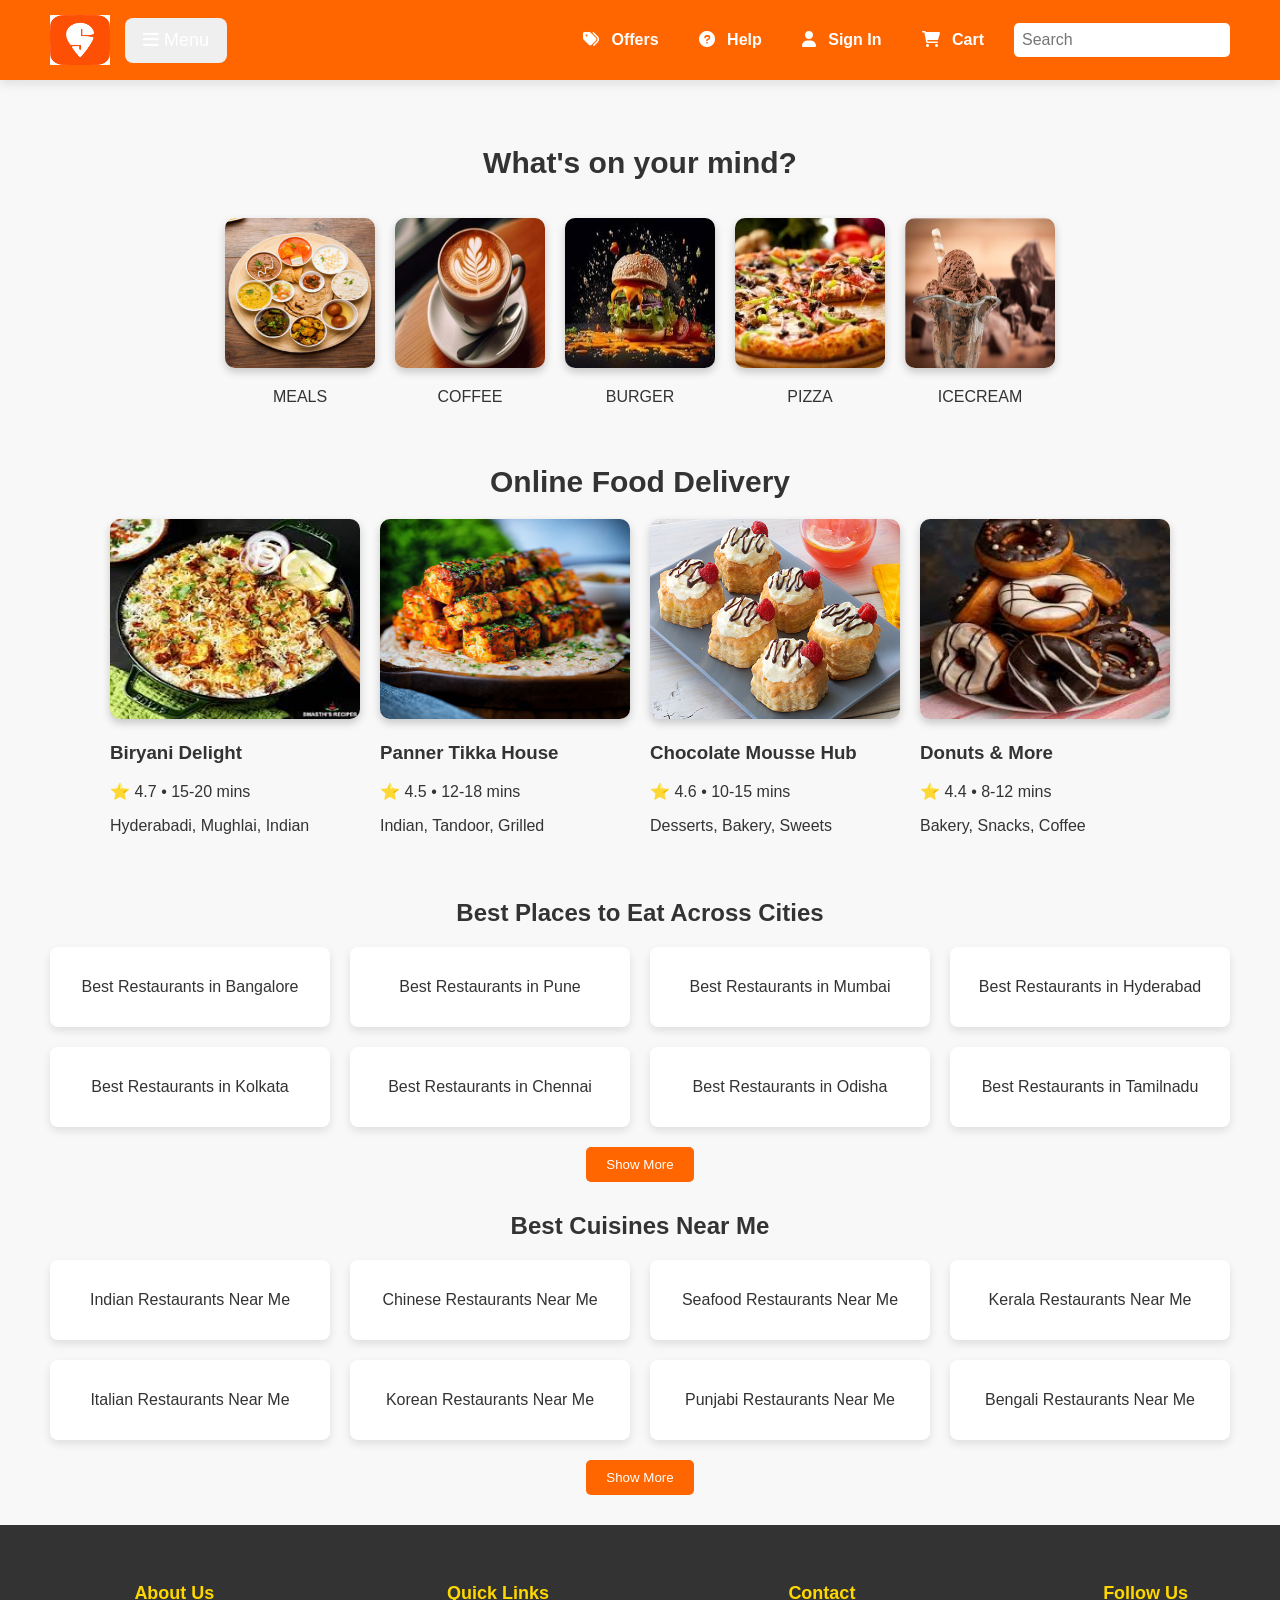
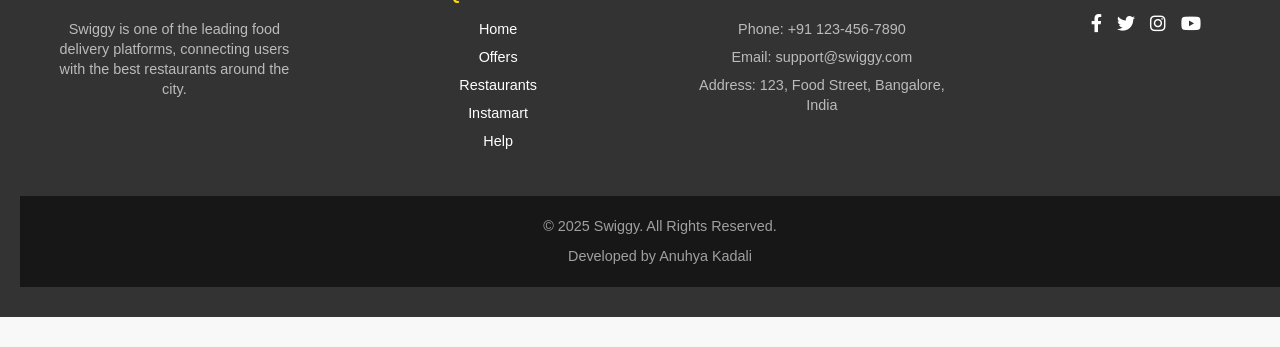
<file: index.html>
<!DOCTYPE html>
<html lang="en">
<head>
    <meta charset="UTF-8">
    <meta name="viewport" content="width=device-width, initial-scale=1.0">
    <title>Swiggy</title>
    <link rel="stylesheet" href="header.css">
    <link rel="stylesheet" href="footer.css">
    <link rel="stylesheet" href="home.css">
    <link rel="stylesheet" href="https://cdnjs.cloudflare.com/ajax/libs/font-awesome/6.0.0/css/all.min.css">
</head>
<body>
    <header class="header">
        <!-- Left Side: Logo & Dropdown -->
        <div class="logo-dropdown">
            <img src="Icons.png" alt="Swiggy Logo" class="logo">
            <div class="dropdown">
                <button class="dropbtn"><i class="fas fa-bars"></i> Menu</button>
                <div class="dropdown-content">
                    <a href="restaurants.html"><i class="fas fa-utensils"></i> Restaurants</a>
                    <a href="grocery.html"><i class="fas fa-shopping-basket"></i> Grocery</a>
                    <a href="instamart.html"><i class="fas fa-store"></i> Instamart</a>
                </div>
            </div>
        </div>
   
        <!-- Right Side: Navigation Menu -->
        <nav class="nav-menu">
            <a href="offers.html" class="nav-link"><i class="fas fa-tags"></i> Offers</a>
            <a href="help.html" class="nav-link"><i class="fas fa-question-circle"></i> Help</a>
            <a href="signin.html" class="nav-link"><i class="fas fa-user"></i> Sign In</a>
            <a href="cart.html" class="nav-link cart"><i class="fas fa-shopping-cart"></i> Cart</a>
            <input type="text" placeholder="Search" class="search-box">
        </nav>
    </header>
    <br><br>
    <!-- home page content -->
    <!-- home page content -->
<div class="wish">
    <!-- What's on Your Mind Heading -->
    <h2 class="heading">What's on your mind?</h2>
    <br>
    <!-- Food Items -->
    <div class="food-items">
        <div class="food-item">
            <img src="meals.avif" alt="Food Item 1 ">
            <p>MEALS</p>
        </div>
        <div class="food-item">
            <img src="Coffee.jpg" alt="Food Item 2">
            <p>COFFEE</p>
        </div>
        <div class="food-item">
            <img src="burger.jpg" alt="Food Item 2">
            <p>BURGER</p>
        </div>
        <div class="food-item">
            <img src="pizza.avif" alt="Food Item 3">
            <p>PIZZA</p>
        </div>
        <div class="food-item">
            <img src="icecream.avif" alt="Food Item 4">
            <p>ICECREAM</p>
        </div>
    </div>
<br>
    <h2 class="heading">Online Food Delivery</h2>

    <!-- Ordered Food Items -->
    <div class="food-items-delivery">
        <div class="food-item1">
            <img src="Food1.jpg" alt="Food Item 1">
            
                <h3>Biryani Delight</h3>
                <p class="rating">⭐ 4.7 • 15-20 mins</p>
                <p>Hyderabadi, Mughlai, Indian</p>
            
        </div>
    
        <div class="food-item1">
            <img src="Food2.jpg" alt="Food Item 2">
            
                <h3>Panner Tikka House</h3>
                <p class="rating">⭐ 4.5 • 12-18 mins</p>
                <p>Indian, Tandoor, Grilled</p>
            
        </div>
    
        <div class="food-item1">
            <img src="Food3.jpg" alt="Food Item 3">
            
                <h3>Chocolate Mousse Hub</h3>
                <p class="rating">⭐ 4.6 • 10-15 mins</p>
                <p>Desserts, Bakery, Sweets</p>
            
        </div>
    
        <div class="food-item1">
            <img src="Food4.jpg" alt="Food Item 4">
            
                <h3>Donuts & More</h3>
                <p class="rating">⭐ 4.4 • 8-12 mins</p>
                <p>Bakery, Snacks, Coffee</p>
            
        </div>        
    </div>
<br>
<!-- additional info -->
<div class="places">
    <h2 style="text-align: center;">Best Places to Eat Across Cities</h2>
    <div class="places-container">
        <div class="place-item">
            <p>Best Restaurants in Bangalore</p>
        </div>
        <div class="place-item">
            <p>Best Restaurants in Pune</p>
        </div>
        <div class="place-item">
            <p>Best Restaurants in Mumbai</p>
        </div>
        <div class="place-item">
            <p>Best Restaurants in Hyderabad</p>
        </div>
        <div class="place-item">
            <p>Best Restaurants in Kolkata</p>
        </div>
        <div class="place-item">
            <p>Best Restaurants in Chennai</p>
        </div>
        <div class="place-item">
            <p>Best Restaurants in Odisha</p>
        </div>
        <div class="place-item">
            <p>Best Restaurants in Tamilnadu</p>
        </div>
        </div>
        <button class="show-more">Show More</button>
        </div>

        <div class="places">
            <h2 style="text-align: center;">Best Cuisines Near Me</h2>
            <div class="places-container">
                <div class="place-item">
                    <p>Indian Restaurants Near Me</p>
                </div>
                <div class="place-item">
                    <p>Chinese Restaurants Near Me</p>
                </div>
                <div class="place-item">
                    <p>Seafood Restaurants Near Me</p>
                </div>
                <div class="place-item">
                    <p>Kerala Restaurants Near Me</p>
                </div>
                <div class="place-item">
                    <p>Italian Restaurants Near Me</p>
                </div>
                <div class="place-item">
                    <p>Korean Restaurants Near Me</p>
                </div>
                <div class="place-item">
                    <p>Punjabi Restaurants Near Me</p>
                </div>
                <div class="place-item">
                    <p>Bengali Restaurants Near Me</p>
                </div>
                </div>
                <button class="show-more">Show More</button>
                </div>
    

<!-- Footer Section -->
<footer class="footer">
    <div class="footer-container">
        <div class="footer-section">
            <h3>About Us</h3>
            <p>Swiggy is one of the leading food delivery platforms, connecting users with the best restaurants around the city.</p>
        </div>
        <div class="footer-section">
            <h3>Quick Links</h3>
            <ul>
                <li><a href="#">Home</a></li>
                <li><a href="#">Offers</a></li>
                <li><a href="#">Restaurants</a></li>
                <li><a href="#">Instamart</a></li>
                <li><a href="#">Help</a></li>
            </ul>
        </div>
        <div class="footer-section">
            <h3>Contact</h3>
            <ul>
                <li>Phone: +91 123-456-7890</li>
                <li>Email: support@swiggy.com</li>
                <li>Address: 123, Food Street, Bangalore, India</li>
            </ul>
        </div>
        <div class="footer-section">
            <h3>Follow Us</h3>
            <div class="social-icons">
                <a href="#" class="social-icon"><i class="fab fa-facebook-f"></i></a>
                <a href="#" class="social-icon"><i class="fab fa-twitter"></i></a>
                <a href="#" class="social-icon"><i class="fab fa-instagram"></i></a>
                <a href="#" class="social-icon"><i class="fab fa-youtube"></i></a>
            </div>
        </div>
    </div>
    <div class="footer-bottom">
        <p>&copy; 2025 Swiggy. All Rights Reserved.</p>
        <p>Developed by Anuhya Kadali</p>
    </div>
</footer>

</body>
</html>
</file>
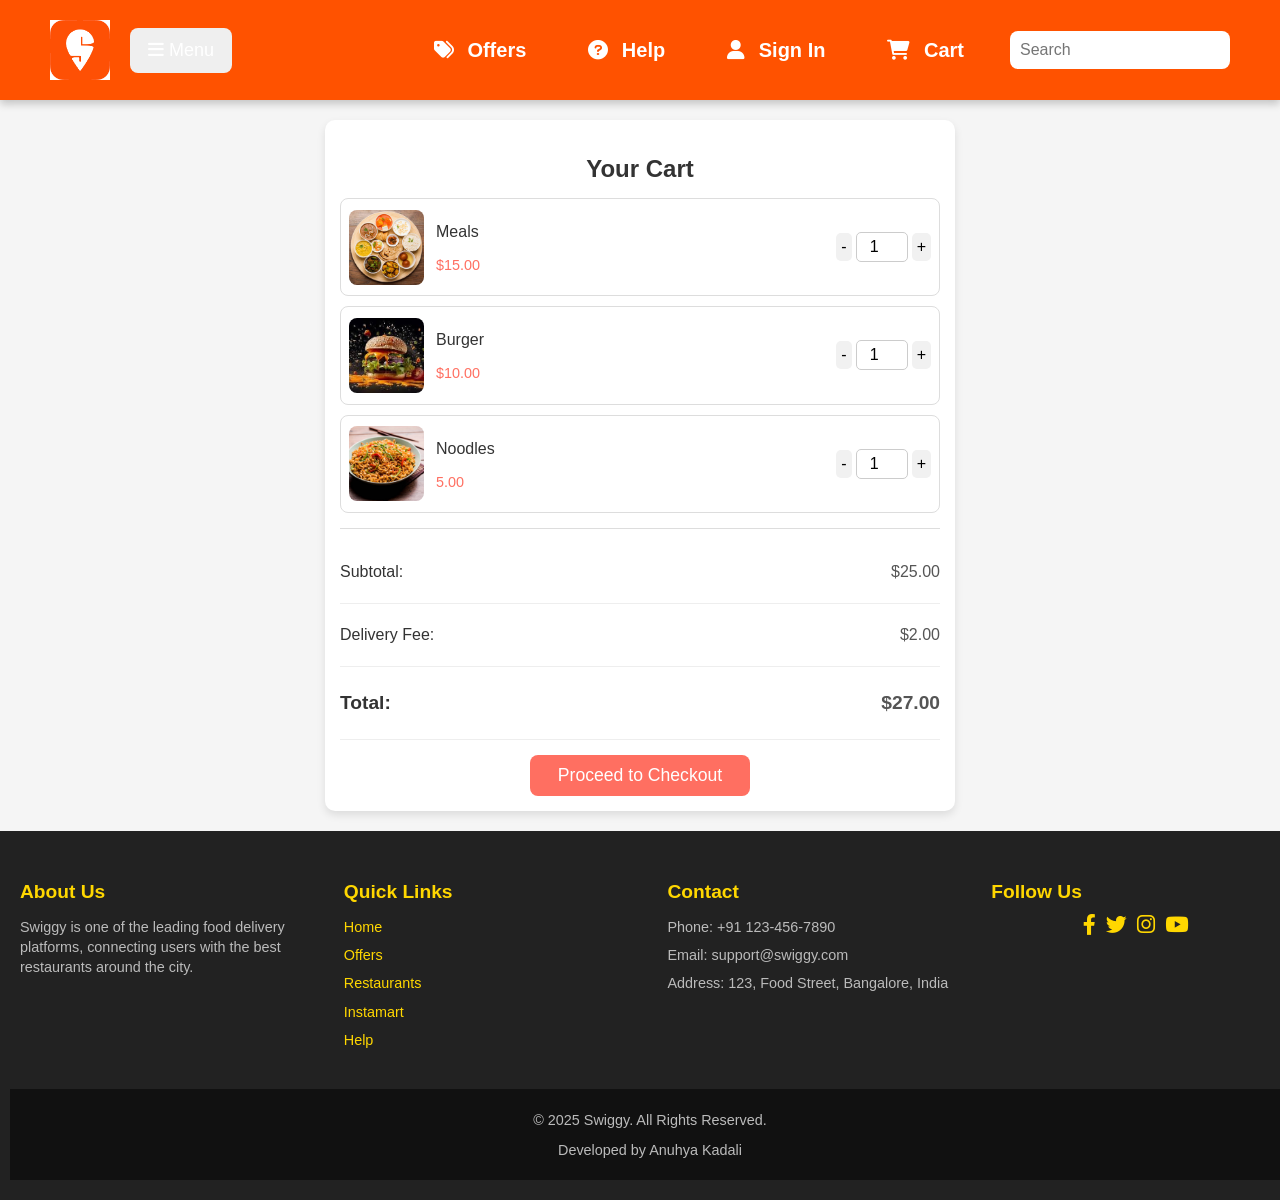
<file: cart.html>
<!DOCTYPE html>
<html lang="en">
<head>
    <meta charset="UTF-8">
    <meta name="viewport" content="width=device-width, initial-scale=1.0">
    <title>Swiggy</title>
    <link rel="stylesheet" href="header.css">
    <link rel="stylesheet" href="cart.css">
    <link rel="stylesheet" href="footer.css">
    <link rel="shortcut icon" href="Icons.png" type="image/x-icon">
    <link rel="stylesheet" href="https://cdnjs.cloudflare.com/ajax/libs/font-awesome/6.0.0/css/all.min.css">
</head>
<body>
    <header class="header">
        <!-- Left Side: Logo & Dropdown -->
        <div class="logo-dropdown">
            <img src="Icons.png" alt="Swiggy Logo" class="logo">
            <div class="dropdown">
                <button class="dropbtn"><i class="fas fa-bars"></i> Menu</button>
                <div class="dropdown-content">
                    <a href="#"><i class="fas fa-utensils"></i> Restaurants</a>
                    <a href="#"><i class="fas fa-shopping-basket"></i> Grocery</a>
                    <a href="#"><i class="fas fa-store"></i> Instamart</a>
                </div>
            </div>
        </div>
        
        <!-- Right Side: Navigation Menu -->
        <nav class="nav-menu">
            <a href="offers.html" class="nav-link"><i class="fas fa-tags"></i> Offers</a>
            <a href="help.html" class="nav-link"><i class="fas fa-question-circle"></i> Help</a>
            <a href="signin.html" class="nav-link"><i class="fas fa-user"></i> Sign In</a>
            <a href="cart.html" class="nav-link cart"><i class="fas fa-shopping-cart"></i> Cart</a>
            <input type="text" placeholder="Search" class="search-box">
        </nav>
    </header>

    <div class="cart-container">
        <!-- Header Section -->
        <h2 class="cart-title">Your Cart</h2>
        
        <!-- Cart Form Section -->
        <form class="cart-form">
            <!-- Cart Items Section -->
            <div class="cart-items">
                <div class="cart-item">
                    <img src="meals.avif" alt="Meal" class="cart-item-image">
                    <div class="cart-item-details">
                        <p class="cart-item-name">Meals</p>
                        <p class="cart-item-price">$15.00</p>
                    </div>
                    <div class="cart-item-quantity">
                        <button type="button" class="quantity-btn">-</button>
                        <input type="number" value="1" class="quantity-input">
                        <button type="button" class="quantity-btn">+</button>
                    </div>
                </div>
                <div class="cart-item">
                    <img src="burger.jpg" alt="Burger" class="cart-item-image">
                    <div class="cart-item-details">
                        <p class="cart-item-name">Burger</p>
                        <p class="cart-item-price">$10.00</p>
                    </div>
                    <div class="cart-item-quantity">
                        <button type="button" class="quantity-btn">-</button>
                        <input type="number" value="1" class="quantity-input">
                        <button type="button" class="quantity-btn">+</button>
                    </div>
                </div>
                <div class="cart-item">
                    <img src="Noodles.jpg" alt="Meal" class="cart-item-image">
                    <div class="cart-item-details">
                        <p class="cart-item-name">Noodles</p>
                        <p class="cart-item-price">5.00</p>
                    </div>
                    <div class="cart-item-quantity">
                        <button type="button" class="quantity-btn">-</button>
                        <input type="number" value="1" class="quantity-input">
                        <button type="button" class="quantity-btn">+</button>
                    </div>
                </div>
            </div>
            
            <!-- Cart Summary Section -->
            <div class="cart-summary">
                <div class="summary-item">
                    <p class="summary-text">Subtotal:</p>
                    <p class="summary-value">$25.00</p>
                </div>
                <div class="summary-item">
                    <p class="summary-text">Delivery Fee:</p>
                    <p class="summary-value">$2.00</p>
                </div>
                <div class="summary-item total">
                    <p class="summary-text">Total:</p>
                    <p class="summary-value">$27.00</p>
                </div>
            </div>

            <!-- Checkout Button -->
            <div class="checkout-btn-container">
                <button type="submit" class="checkout-btn">Proceed to Checkout</button>
            </div>
        </form>
    </div>


    <!-- Footer Section -->
<footer class="footer">
    <div class="footer-container">
        <div class="footer-section">
            <h3>About Us</h3>
            <p>Swiggy is one of the leading food delivery platforms, connecting users with the best restaurants around the city.</p>
        </div>
        <div class="footer-section">
            <h3>Quick Links</h3>
            <ul>
                <li><a href="#">Home</a></li>
                <li><a href="#">Offers</a></li>
                <li><a href="#">Restaurants</a></li>
                <li><a href="#">Instamart</a></li>
                <li><a href="#">Help</a></li>
            </ul>
        </div>
        <div class="footer-section">
            <h3>Contact</h3>
            <ul>
                <li>Phone: +91 123-456-7890</li>
                <li>Email: support@swiggy.com</li>
                <li>Address: 123, Food Street, Bangalore, India</li>
            </ul>
        </div>
        <div class="footer-section">
            <h3>Follow Us</h3>
            <div class="social-icons">
                <a href="#" class="social-icon"><i class="fab fa-facebook-f"></i></a>
                <a href="#" class="social-icon"><i class="fab fa-twitter"></i></a>
                <a href="#" class="social-icon"><i class="fab fa-instagram"></i></a>
                <a href="#" class="social-icon"><i class="fab fa-youtube"></i></a>
            </div>
        </div>
    </div>
    <div class="footer-bottom">
        <p>&copy; 2025 Swiggy. All Rights Reserved.</p>
        <p>Developed by Anuhya Kadali</p>
    </div>
</footer>
</body>
</html>
</file>
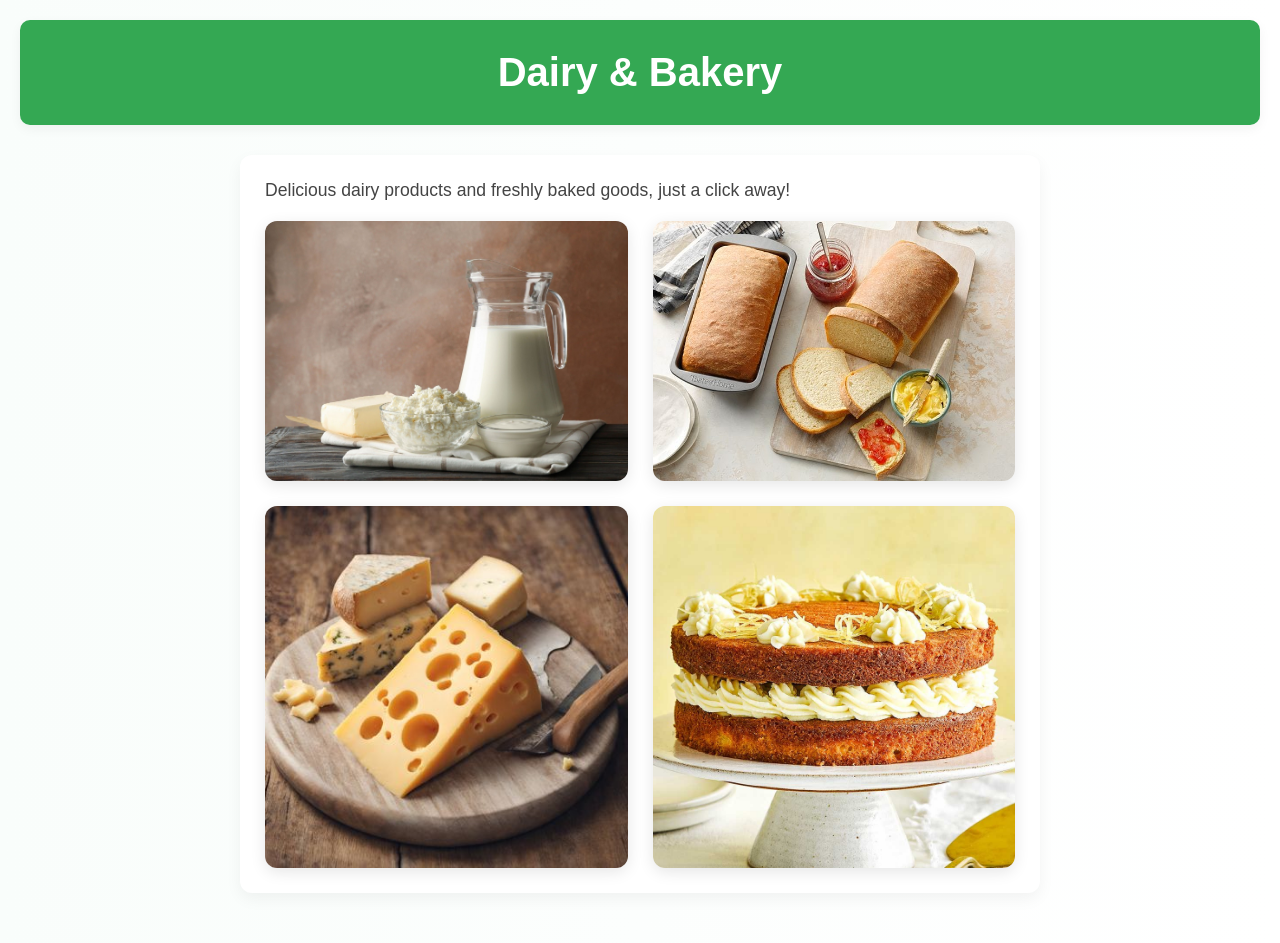
<file: dairy-bakery.html>
<!DOCTYPE html>
<html lang="en">
<head>
    <meta charset="UTF-8">
    <meta name="viewport" content="width=device-width, initial-scale=1.0">
    <title>Dairy & Bakery - Swiggy Grocery</title>
    <link rel="stylesheet" href="header.css">
    <link rel="stylesheet" href="dairy-bakery.css">
    <link rel="stylesheet" href="footer.css">
    <link rel="shortcut icon" href="Icons.png" type="image/x-icon">
    <link rel="stylesheet" href="https://cdnjs.cloudflare.com/ajax/libs/font-awesome/6.0.0/css/all.min.css">
</head>
<body>
    <header>
        <h1>Dairy & Bakery</h1>
    </header>
    <main>
        <p>Delicious dairy products and freshly baked goods, just a click away!</p>

        <div class="image-grid">
            <img src="dairy.jpg" alt="Fresh Dairy Products">
            <img src="bread.jpg" alt="Freshly Baked Bread">
            <img src="cheese.jpg" alt="Cheese Selection">
            <img src="cake.jpg" alt="Tasty Cakes">
        </div>
    </main>
</body>
</html>
</file>
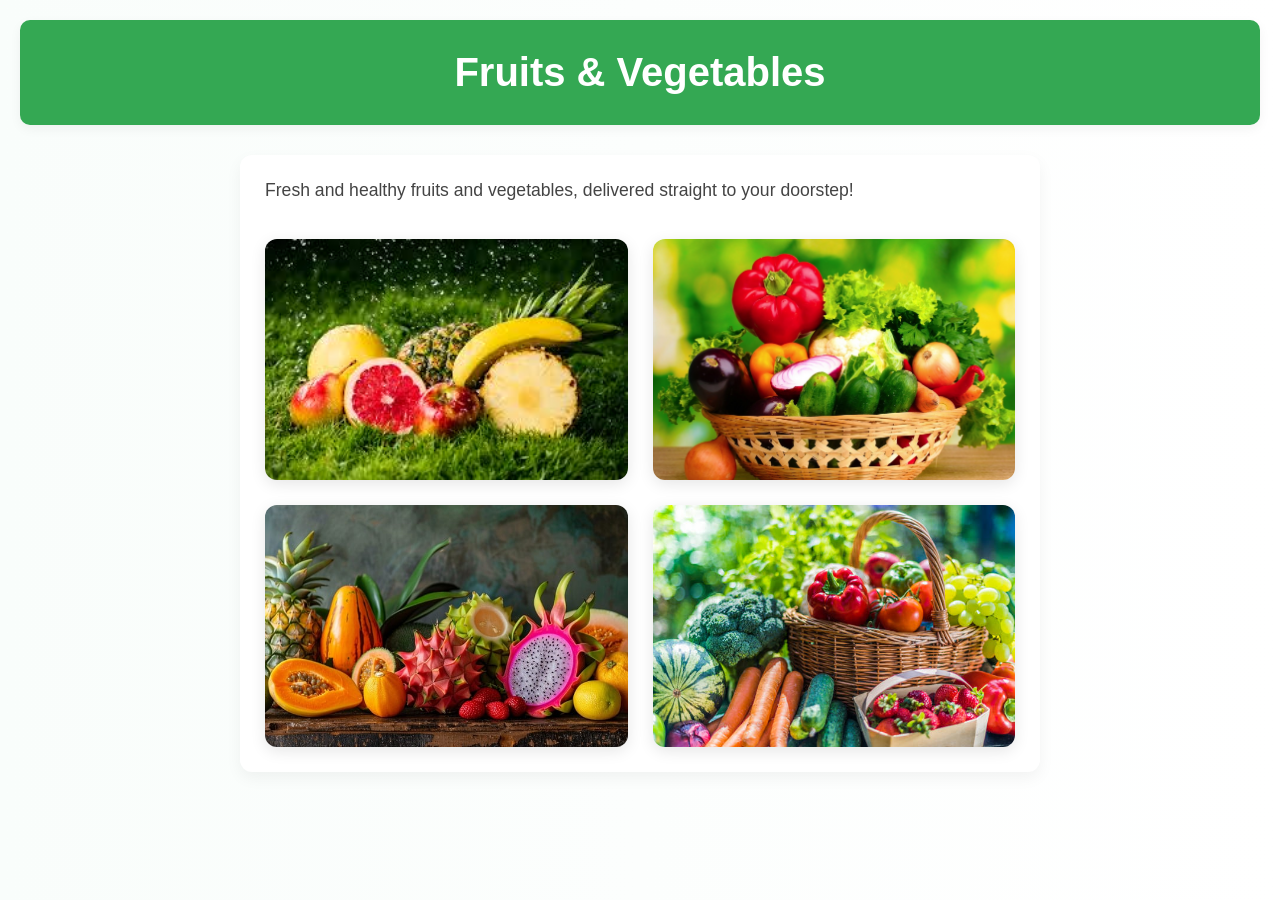
<file: fruits-vegetables.html>
<!DOCTYPE html>
<html lang="en">
<head>
    <meta charset="UTF-8">
    <meta name="viewport" content="width=device-width, initial-scale=1.0">
    <title>Fruits & Vegetables - Swiggy Grocery</title>
    <link rel="stylesheet" href="header.css">
    <link rel="stylesheet" href="fruits-vegetables.css">
    <link rel="stylesheet" href="footer.css">
    <link rel="shortcut icon" href="Icons.png" type="image/x-icon">
    <link rel="stylesheet" href="https://cdnjs.cloudflare.com/ajax/libs/font-awesome/6.0.0/css/all.min.css">
</head>
<body>
    <header>
        <h1>Fruits & Vegetables</h1>
    </header>
    <main>
        <p>Fresh and healthy fruits and vegetables, delivered straight to your doorstep!</p>
<br>
        <div class="image-grid">
            <img src="fruits.jpg" alt="Fresh Fruits">
            <img src="vegies.jpg" alt="Fresh Vegetables">
            <img src="fruits1.jpg" alt="Tropical Fruits">
            <img src="organic.jpg" alt="Organic Vegetables">
        </div>
    </main>
</body>
</html>
</file>
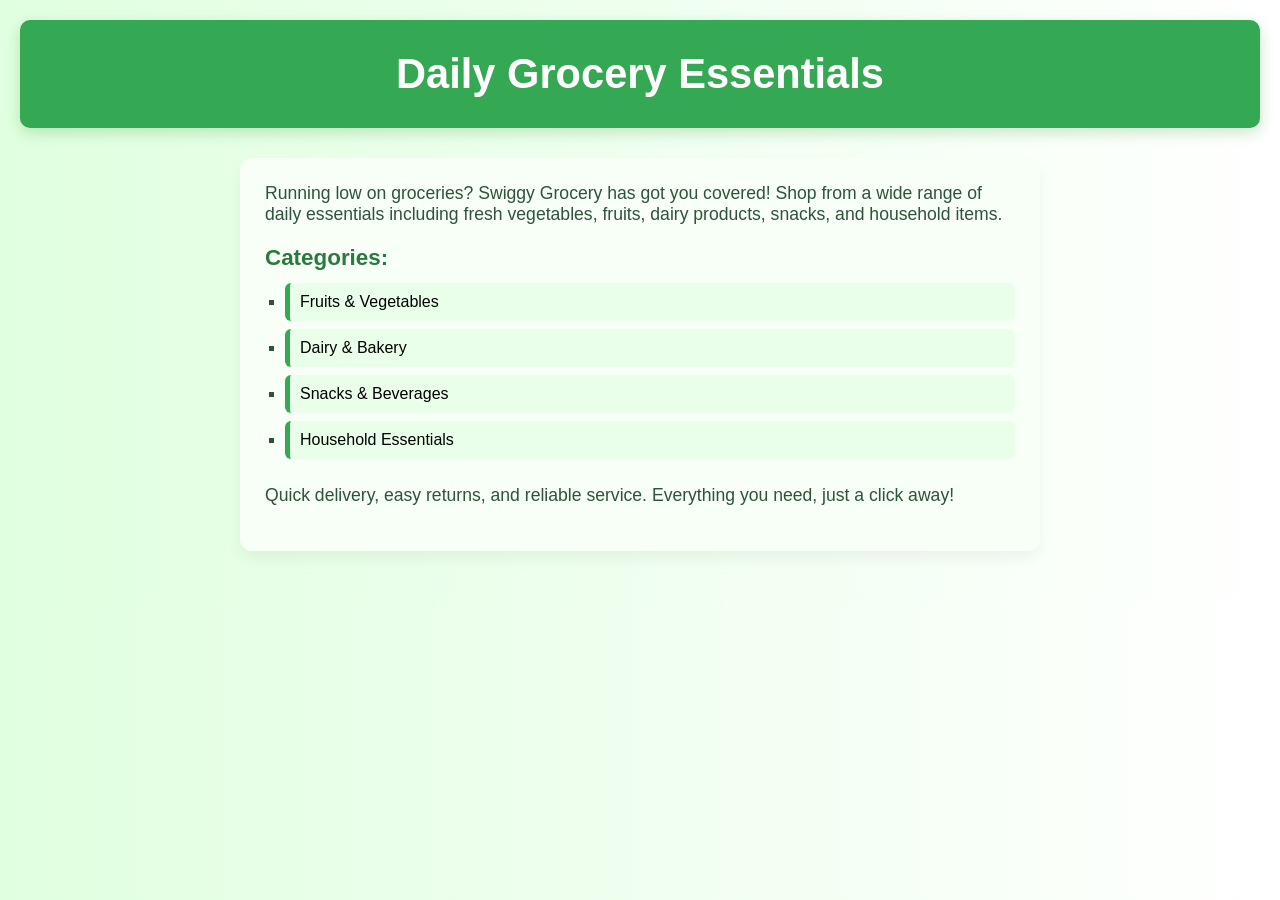
<file: grocery.html>
<!DOCTYPE html>
<html lang="en">
<head>
    <meta charset="UTF-8">
    <meta name="viewport" content="width=device-width, initial-scale=1.0">
    <title>Swiggy Grocery</title>
    <link rel="stylesheet" href="header.css">
    <link rel="stylesheet" href="grocery.css">
    <link rel="stylesheet" href="footer.css">
    <link rel="shortcut icon" href="Icons.png" type="image/x-icon">
    <link rel="stylesheet" href="https://cdnjs.cloudflare.com/ajax/libs/font-awesome/6.0.0/css/all.min.css">
</head>
<body>
    <header>
        <h1>Daily Grocery Essentials</h1>
    </header>
    <main>
        <p>Running low on groceries? Swiggy Grocery has got you covered! Shop from a wide range of daily essentials including fresh vegetables, fruits, dairy products, snacks, and household items.</p>

        <h2>Categories:</h2>
        <ul>
            <li><a href="fruits-vegetables.html">Fruits & Vegetables</a></li>
            <li><a href="dairy-bakery.html">Dairy & Bakery</a></li>
            <li><a href="snacks-beverages.html">Snacks & Beverages</a></li>
            <li><a href="household-essentials.html">Household Essentials</a></li>
        </ul>
<br>
        <p>Quick delivery, easy returns, and reliable service. Everything you need, just a click away!</p>
    </main>
</body>
</html>
</file>
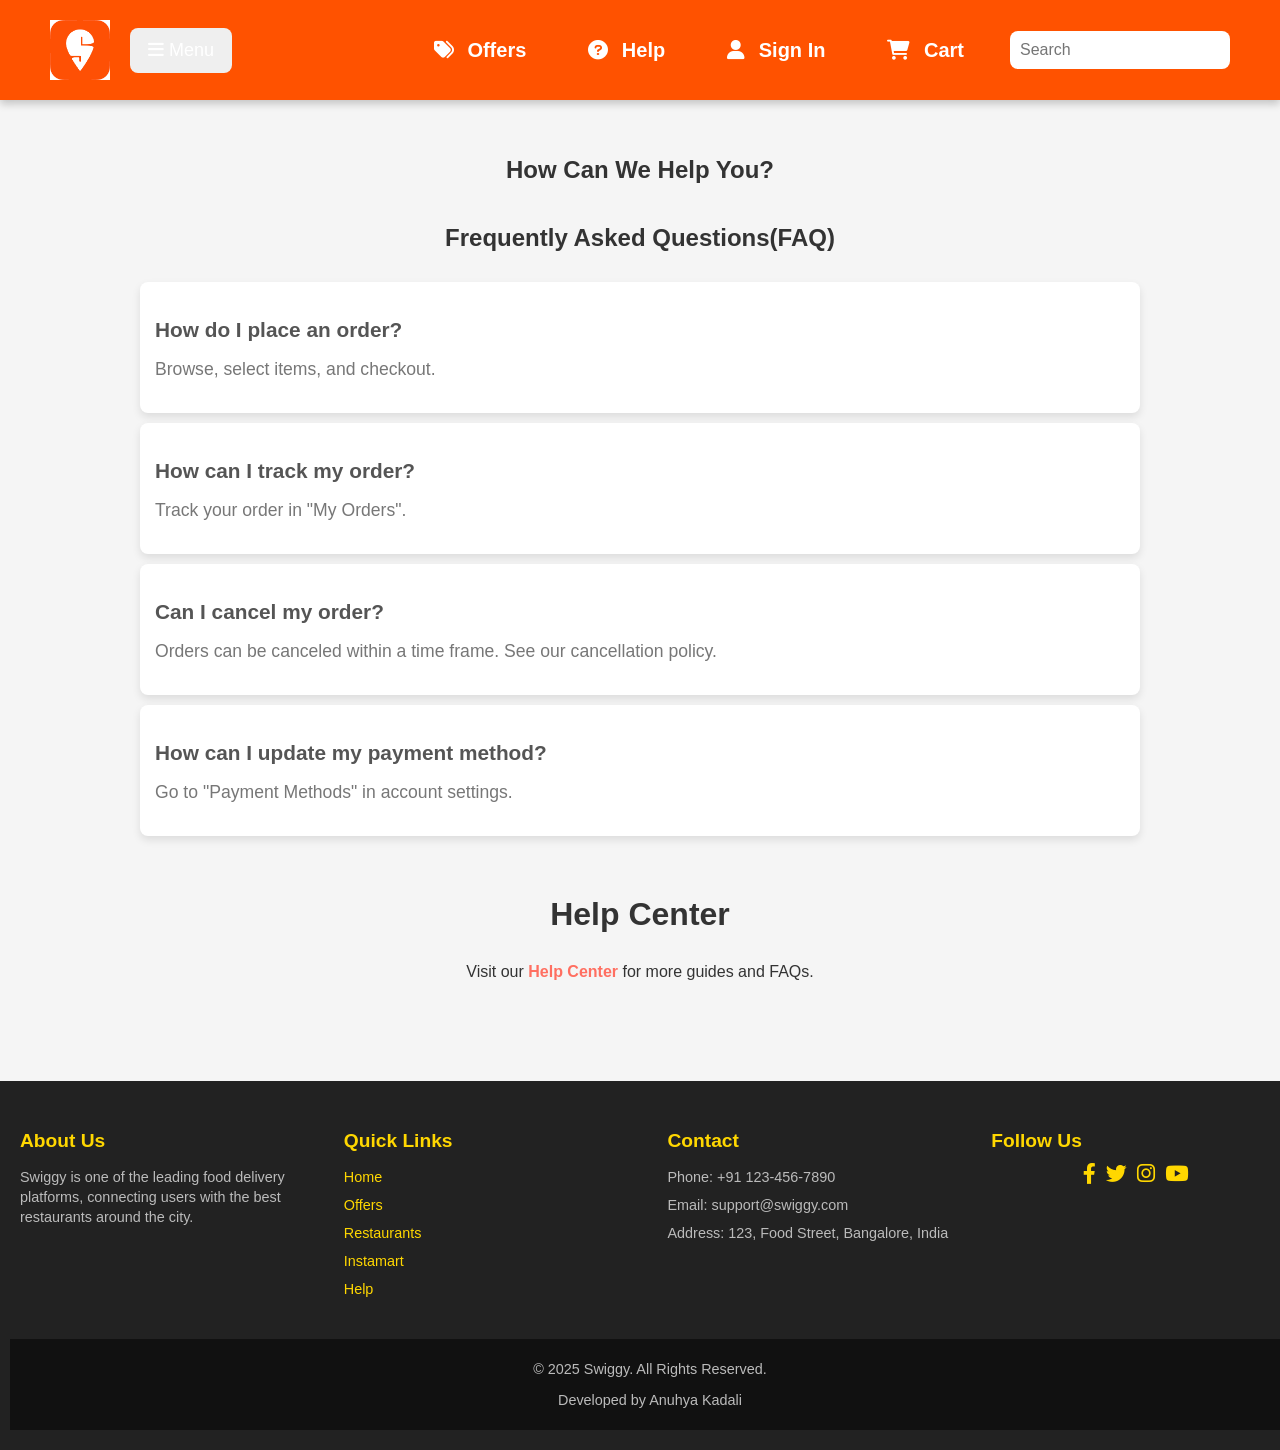
<file: help.html>
<!DOCTYPE html>
<html lang="en">
<head>
    <meta charset="UTF-8">
    <meta name="viewport" content="width=device-width, initial-scale=1.0">
    <title>Swiggy</title>
    <link rel="stylesheet" href="header.css">
    <link rel="stylesheet" href="help.css">
    <link rel="stylesheet" href="footer.css">
    <link rel="shortcut icon" href="Icons.png" type="image/x-icon">
    <link rel="stylesheet" href="https://cdnjs.cloudflare.com/ajax/libs/font-awesome/6.0.0/css/all.min.css">
</head>
<body>
    <header class="header">
        <!-- Left Side: Logo & Dropdown -->
        <div class="logo-dropdown">
            <img src="Icons.png" alt="Swiggy Logo" class="logo">
            <div class="dropdown">
                <button class="dropbtn"><i class="fas fa-bars"></i> Menu</button>
                <div class="dropdown-content">
                    <a href="#"><i class="fas fa-utensils"></i> Restaurants</a>
                    <a href="#"><i class="fas fa-shopping-basket"></i> Grocery</a>
                    <a href="#"><i class="fas fa-store"></i> Instamart</a>
                </div>
            </div>
        </div>
        
        <!-- Right Side: Navigation Menu -->
        <nav class="nav-menu">
            <a href="offers.html" class="nav-link"><i class="fas fa-tags"></i> Offers</a>
            <a href="help.html" class="nav-link"><i class="fas fa-question-circle"></i> Help</a>
            <a href="signin.html" class="nav-link"><i class="fas fa-user"></i> Sign In</a>
            <a href="cart.html" class="nav-link cart"><i class="fas fa-shopping-cart"></i> Cart</a>
            <input type="text" placeholder="Search" class="search-box">
        </nav>
    </header>
    

    <!-- Help Page Content -->
<div class="help-content">
    <h1>How Can We Help You?</h1>

    <!-- FAQ Section -->
    <section class="faq-section">
        <h2>Frequently Asked Questions(FAQ)</h2>
        <div class="faq">
            <div class="faq-item">
                <h3>How do I place an order?</h3>
                <p>Browse, select items, and checkout.</p>
            </div>
            <div class="faq-item">
                <h3>How can I track my order?</h3>
                <p>Track your order in "My Orders".</p>
            </div>
            <div class="faq-item">
                <h3>Can I cancel my order?</h3>
                <p>Orders can be canceled within a time frame. See our cancellation policy.</p>
            </div>
            <div class="faq-item">
                <h3>How can I update my payment method?</h3>
                <p>Go to "Payment Methods" in account settings.</p>
            </div>
        </div>
    </section>


    <!-- Help Center Section -->
    <section class="help-center-section">
        <h2>Help Center</h2>
        <p>Visit our <a href="#"><strong>Help Center</strong></a> for more guides and FAQs.</p>
    </section>
</div>



    <!-- Footer Section -->
<footer class="footer">
    <div class="footer-container">
        <div class="footer-section">
            <h3>About Us</h3>
            <p>Swiggy is one of the leading food delivery platforms, connecting users with the best restaurants around the city.</p>
        </div>
        <div class="footer-section">
            <h3>Quick Links</h3>
            <ul>
                <li><a href="#">Home</a></li>
                <li><a href="#">Offers</a></li>
                <li><a href="#">Restaurants</a></li>
                <li><a href="#">Instamart</a></li>
                <li><a href="#">Help</a></li>
            </ul>
        </div>
        <div class="footer-section">
            <h3>Contact</h3>
            <ul>
                <li>Phone: +91 123-456-7890</li>
                <li>Email: support@swiggy.com</li>
                <li>Address: 123, Food Street, Bangalore, India</li>
            </ul>
        </div>
        <div class="footer-section">
            <h3>Follow Us</h3>
            <div class="social-icons">
                <a href="#" class="social-icon"><i class="fab fa-facebook-f"></i></a>
                <a href="#" class="social-icon"><i class="fab fa-twitter"></i></a>
                <a href="#" class="social-icon"><i class="fab fa-instagram"></i></a>
                <a href="#" class="social-icon"><i class="fab fa-youtube"></i></a>
            </div>
        </div>
    </div>
    <div class="footer-bottom">
        <p>&copy; 2025 Swiggy. All Rights Reserved.</p>
        <p>Developed by Anuhya Kadali</p>
    </div>
</footer>
</body>
</html>
</file>
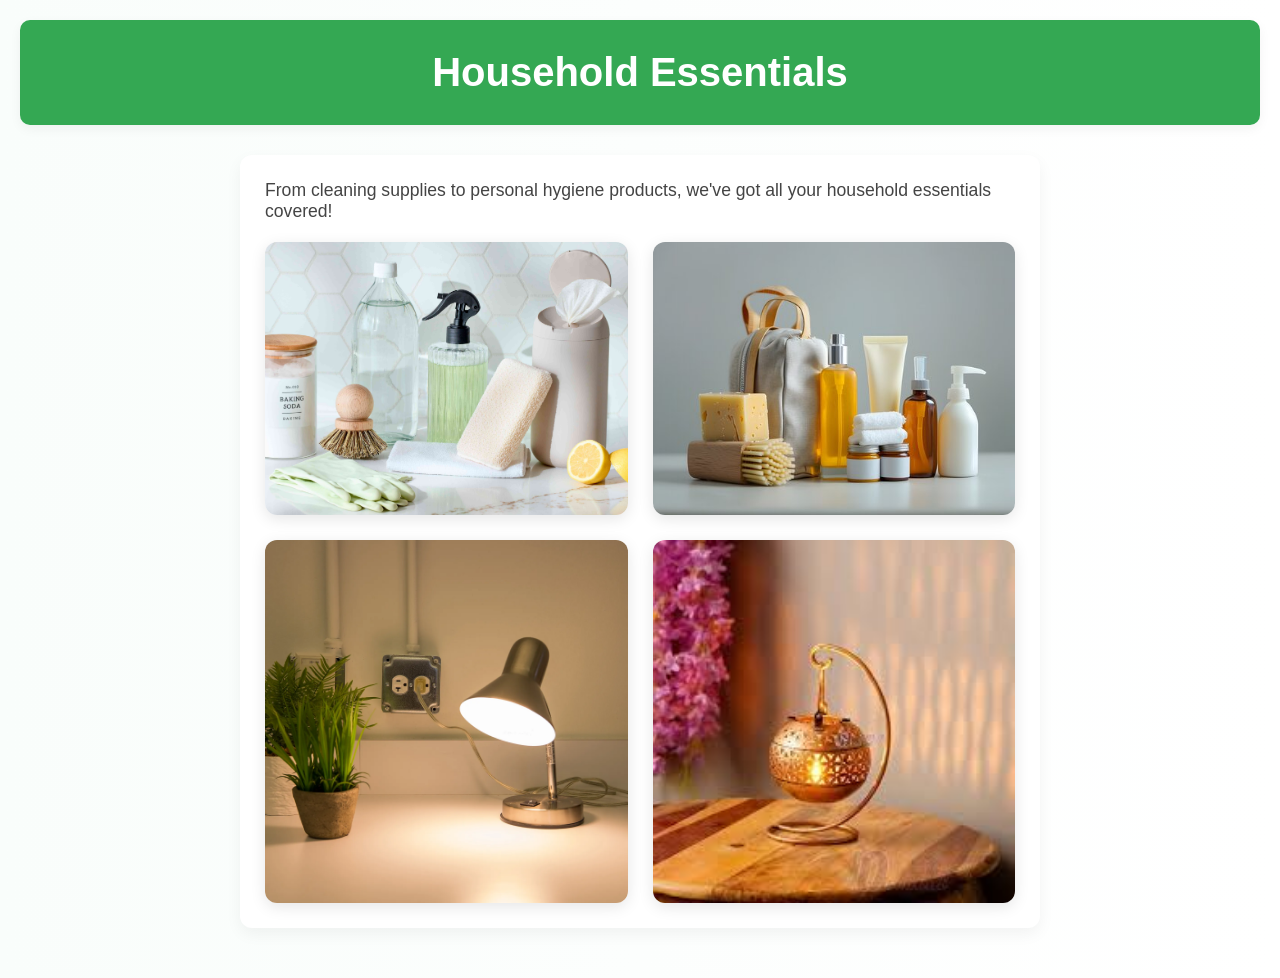
<file: household-essentials.html>
<!DOCTYPE html>
<html lang="en">
<head>
    <meta charset="UTF-8">
    <meta name="viewport" content="width=device-width, initial-scale=1.0">
    <title>Household Essentials - Swiggy Grocery</title>
    <link rel="stylesheet" href="header.css">
    <link rel="stylesheet" href="household-essentials.css">
    <link rel="stylesheet" href="footer.css">
    <link rel="shortcut icon" href="Icons.png" type="image/x-icon">
    <link rel="stylesheet" href="https://cdnjs.cloudflare.com/ajax/libs/font-awesome/6.0.0/css/all.min.css">
</head>
<body>
    <header>
        <h1>Household Essentials</h1>
    </header>
    <main>
        <p>From cleaning supplies to personal hygiene products, we've got all your household essentials covered!</p>

        <div class="image-grid">
            <img src="clean.jpg" alt="Cleaning Supplies">
            <img src="products.jpg" alt="Personal Hygiene Products">
            <img src="light.webp" alt="Lighting and Power Essentials">
            <img src="decor.jpg" alt="Home Decor">
        </div>
    </main>
</body>
</html>
</file>
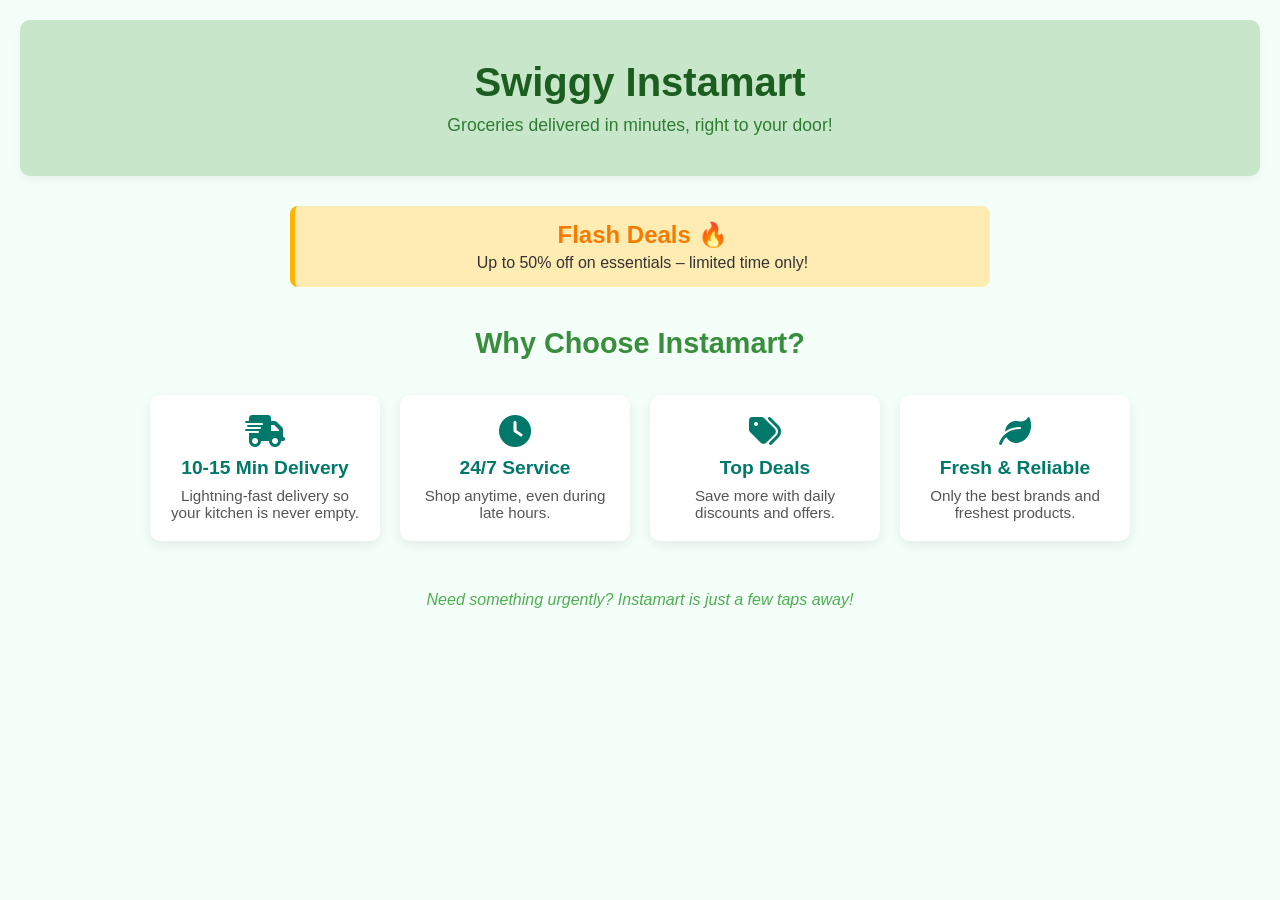
<file: instamart.html>
<!DOCTYPE html>
<html lang="en">
<head>
    <meta charset="UTF-8">
    <title>Instamart - Swiggy</title>
    <link rel="stylesheet" href="instamart.css">
    <link rel="stylesheet" href="https://cdnjs.cloudflare.com/ajax/libs/font-awesome/6.0.0/css/all.min.css">
</head>
<body>
    <header>
        <h1>Swiggy Instamart</h1>
        <p>Groceries delivered in minutes, right to your door!</p>
    </header>

    <section class="promo">
        <h2>Flash Deals 🔥</h2>
        <p>Up to 50% off on essentials – limited time only!</p>
    </section>

    <main>
        <h2>Why Choose Instamart?</h2>
        <div class="features">
            <div class="feature-box">
                <i class="fas fa-shipping-fast"></i>
                <h3>10-15 Min Delivery</h3>
                <p>Lightning-fast delivery so your kitchen is never empty.</p>
            </div>
            <div class="feature-box">
                <i class="fas fa-clock"></i>
                <h3>24/7 Service</h3>
                <p>Shop anytime, even during late hours.</p>
            </div>
            <div class="feature-box">
                <i class="fas fa-tags"></i>
                <h3>Top Deals</h3>
                <p>Save more with daily discounts and offers.</p>
            </div>
            <div class="feature-box">
                <i class="fas fa-leaf"></i>
                <h3>Fresh & Reliable</h3>
                <p>Only the best brands and freshest products.</p>
            </div>
        </div>

        <p class="closing-note">Need something urgently? Instamart is just a few taps away!</p>
    </main>
</body>
</html>
</file>
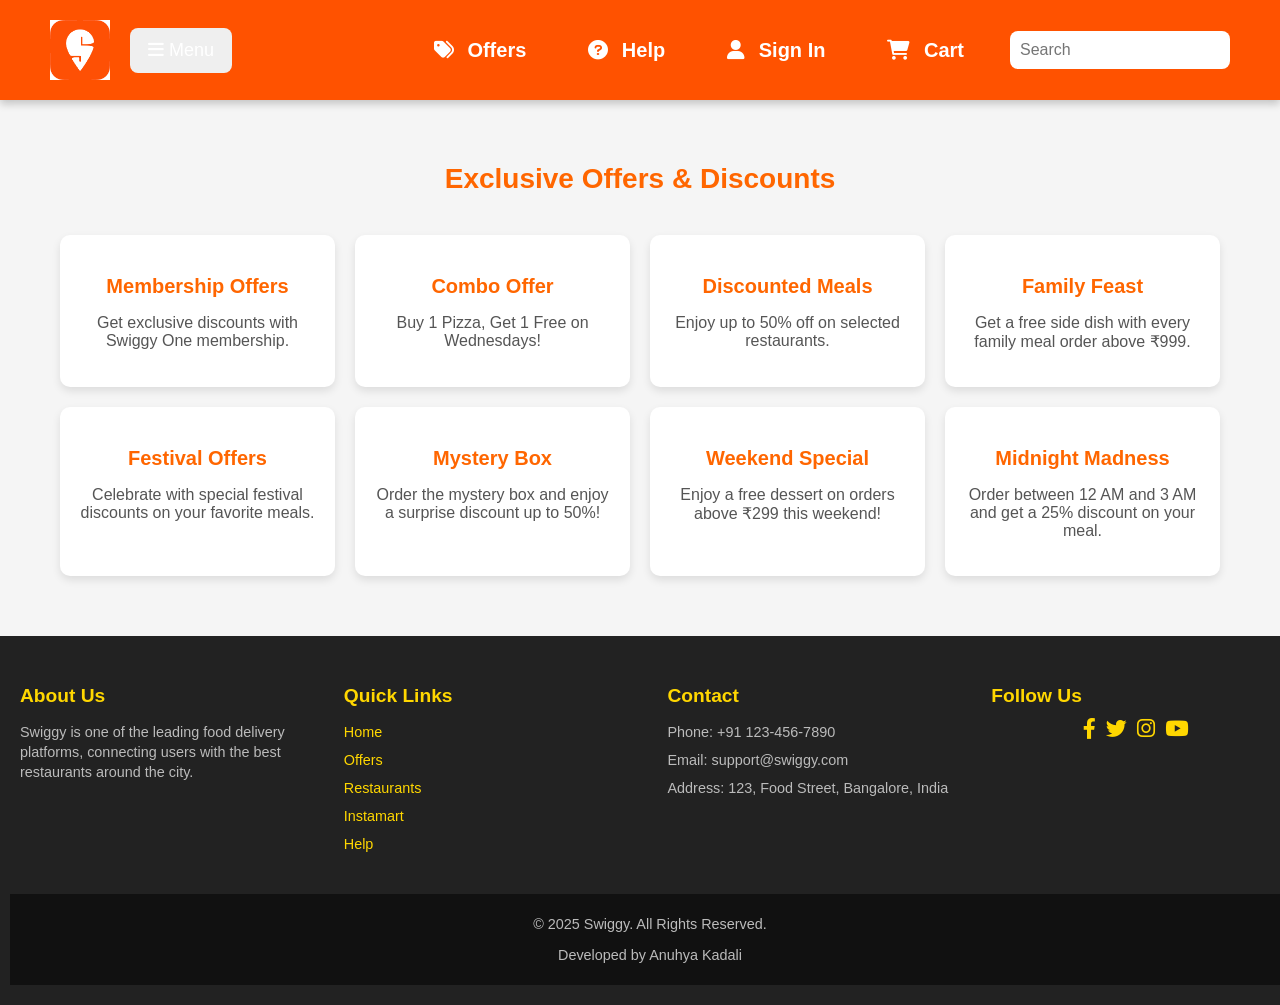
<file: offers.html>
<!DOCTYPE html>
<html lang="en">
<head>
    <meta charset="UTF-8">
    <meta name="viewport" content="width=device-width, initial-scale=1.0">
    <title>Swiggy</title>
    <link rel="stylesheet" href="header.css">
    <link rel="stylesheet" href="offers.css">
    <link rel="stylesheet" href="footer.css">
    <link rel="shortcut icon" href="Icons.png" type="image/x-icon">
    <link rel="stylesheet" href="https://cdnjs.cloudflare.com/ajax/libs/font-awesome/6.0.0/css/all.min.css">
</head>
<body>
    <header class="header"> 
        <!-- Left Side: Logo & Dropdown -->
        <div class="logo-dropdown">
            <img src="Icons.png" alt="Swiggy Logo" class="logo">
            <div class="dropdown">
                <button class="dropbtn"><i class="fas fa-bars"></i> Menu</button>
                <div class="dropdown-content">
                    <a href="#"><i class="fas fa-utensils"></i> Restaurants</a>
                    <a href="#"><i class="fas fa-shopping-basket"></i> Grocery</a>
                    <a href="#"><i class="fas fa-store"></i> Instamart</a>
                </div>
            </div>
        </div>
        
        <!-- Right Side: Navigation Menu -->
        <nav class="nav-menu">
            <a href="offers.html" class="nav-link"><i class="fas fa-tags"></i> Offers</a>
            <a href="help.html" class="nav-link"><i class="fas fa-question-circle"></i> Help</a>
            <a href="signin.html" class="nav-link"><i class="fas fa-user"></i> Sign In</a>
            <a href="cart.html" class="nav-link cart"><i class="fas fa-shopping-cart"></i> Cart</a>
            <input type="text" placeholder="Search" class="search-box">
        </nav>
    </header>
      <!-- Offers Page Content -->
      <div class="offers-content">
        <h2 class="offers-title">Exclusive Offers & Discounts</h2>
        <div class="offers-grid">
            <div class="offer-card membership">
                <h3>Membership Offers</h3>
                <p>Get exclusive discounts with Swiggy One membership.</p>
            </div>
            <div class="offer-card combo-offer">
                <h3>Combo Offer</h3>
                <p>Buy 1 Pizza, Get 1 Free on Wednesdays!</p>
            </div>
            <div class="offer-card discount">
                <h3>Discounted Meals</h3>
                <p>Enjoy up to 50% off on selected restaurants.</p>
            </div>
            <div class="offer-card family-feast">
                <h3>Family Feast</h3>
                <p>Get a free side dish with every family meal order above ₹999.</p>
            </div>
            <div class="offer-card festival">
                <h3>Festival Offers</h3>
                <p>Celebrate with special festival discounts on your favorite meals.</p>
            </div>
            <div class="offer-card mystery-box">
                <h3>Mystery Box</h3>
                <p>Order the mystery box and enjoy a surprise discount up to 50%!</p>
            </div>
            <div class="offer-card weekend-special">
                <h3>Weekend Special</h3>
                <p>Enjoy a free dessert on orders above ₹299 this weekend!</p>
            </div>
            <div class="offer-card midnight-madness">
                <h3>Midnight Madness</h3>
                <p>Order between 12 AM and 3 AM and get a 25% discount on your meal.</p>
            </div>
        </div>
    </div>
    <!-- Footer -->
    <!-- Footer Section -->
<footer class="footer">
    <div class="footer-container">
        <div class="footer-section">
            <h3>About Us</h3>
            <p>Swiggy is one of the leading food delivery platforms, connecting users with the best restaurants around the city.</p>
        </div>
        <div class="footer-section">
            <h3>Quick Links</h3>
            <ul>
                <li><a href="#">Home</a></li>
                <li><a href="#">Offers</a></li>
                <li><a href="#">Restaurants</a></li>
                <li><a href="#">Instamart</a></li>
                <li><a href="#">Help</a></li>
            </ul>
        </div>
        <div class="footer-section">
            <h3>Contact</h3>
            <ul>
                <li>Phone: +91 123-456-7890</li>
                <li>Email: support@swiggy.com</li>
                <li>Address: 123, Food Street, Bangalore, India</li>
            </ul>
        </div>
        <div class="footer-section">
            <h3>Follow Us</h3>
            <div class="social-icons">
                <a href="#" class="social-icon"><i class="fab fa-facebook-f"></i></a>
                <a href="#" class="social-icon"><i class="fab fa-twitter"></i></a>
                <a href="#" class="social-icon"><i class="fab fa-instagram"></i></a>
                <a href="#" class="social-icon"><i class="fab fa-youtube"></i></a>
            </div>
        </div>
    </div>
    <div class="footer-bottom">
        <p>&copy; 2025 Swiggy. All Rights Reserved.</p>
        <p>Developed by Anuhya Kadali</p>
    </div>
</footer>
</body>
</html>
</file>
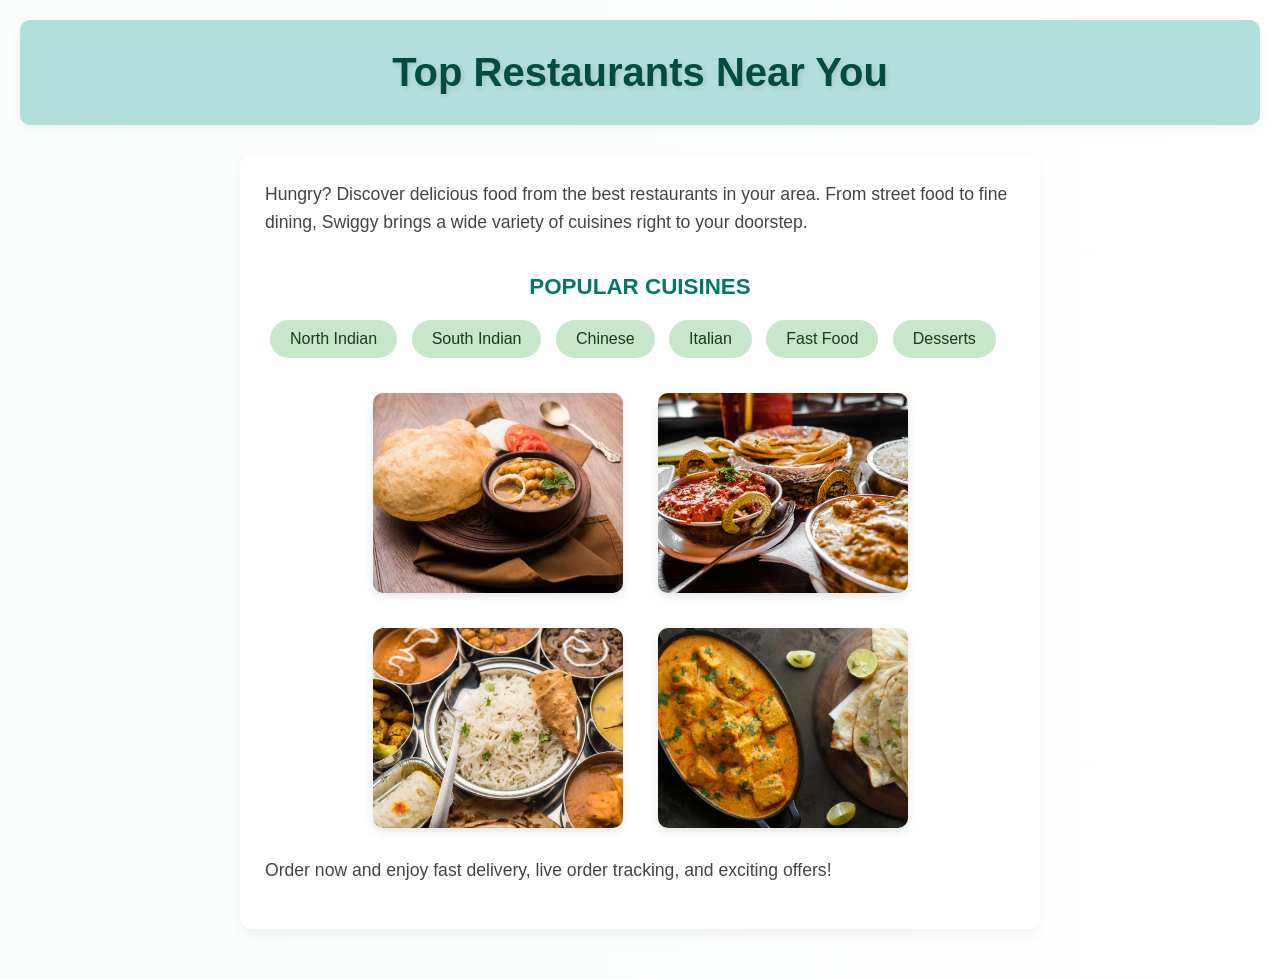
<file: restaurants.html>
<!DOCTYPE html>
<html lang="en">
<head>
    <meta charset="UTF-8">
    <meta name="viewport" content="width=device-width, initial-scale=1.0">
    <title>Swiggy</title>
    <link rel="stylesheet" href="header.css">
    <link rel="stylesheet" href="restaurants.css">
    <link rel="stylesheet" href="footer.css">
    <link rel="shortcut icon" href="Icons.png" type="image/x-icon">
    <link rel="stylesheet" href="https://cdnjs.cloudflare.com/ajax/libs/font-awesome/6.0.0/css/all.min.css">
</head>
<body>
    <header>
        <h1>Top Restaurants Near You</h1>
    </header>
    <main>
        <p>Hungry? Discover delicious food from the best restaurants in your area. From street food to fine dining, Swiggy brings a wide variety of cuisines right to your doorstep.</p>
    <br>
        <h2>Popular Cuisines</h2>
    
        <div class="tabs">
            <input type="radio" id="northindian" name="cuisine" checked>
            <label for="northindian">North Indian</label>
    
            <input type="radio" id="southindian" name="cuisine">
            <label for="southindian">South Indian</label>
    
            <input type="radio" id="chinese" name="cuisine">
            <label for="chinese">Chinese</label>
    
            <input type="radio" id="italian" name="cuisine">
            <label for="italian">Italian</label>
    
            <input type="radio" id="fastfood" name="cuisine">
            <label for="fastfood">Fast Food</label>
    
            <input type="radio" id="desserts" name="cuisine">
            <label for="desserts">Desserts</label>
    
            <!-- Cuisine Images -->
            <div class="content" id="content-northindian">
                <img src="north1.jpg" alt="North Indian Dish">
                <img src="north2.jpg" alt="North Indian Dish">
                <img src="north3.jpg" alt="North Indian Dish">
                <img src="north4.jpg" alt="North Indian Dish">
            </div>
            <div class="content" id="content-southindian">
                <img src="south1.jpg" alt="South Indian Dish">
                <img src="south2.jpg" alt="South Indian Dish">
                <img src="south3.jpg" alt="South Indian Dish">
                <img src="south4.jpg" alt="South Indian Dish">
            </div>
            <div class="content" id="content-chinese">
                <img src="chinese1.jpg" alt="Chinese Dish">
                <img src="chinese2.jpg" alt="Chinese Dish">
                <img src="chinese3.jpg" alt="Chinese Dish">
                <img src="chinese4.jpg" alt="Chinese Dish">
            </div>
            <div class="content" id="content-italian">
                <img src="italian1.jpg" alt="Italian Dish">
                <img src="italian2.jpg" alt="Italian Dish">
                <img src="italian3.jpg" alt="Italian Dish">
                <img src="italian4.jpg" alt="Italian Dish">
            </div>
            <div class="content" id="content-fastfood">
                <img src="fast1.jpg" alt="Fast Food">
                <img src="fast2.jpg" alt="Fast Food">
                <img src="fast3.jpg" alt="Fast Food">
                <img src="fast4.jpg" alt="Fast Food">
            </div>
            <div class="content" id="content-desserts">
                <img src="dessert1.jpg" alt="Dessert">
                <img src="dessert2.jpg" alt="Dessert">
                <img src="dessert3.jpg" alt="Dessert">
                <img src="dessert4.jpg" alt="Dessert">
            </div>
        </div>
    <br>
        <p>Order now and enjoy fast delivery, live order tracking, and exciting offers!</p>
    </main>
    
</body>
</html>
</file>
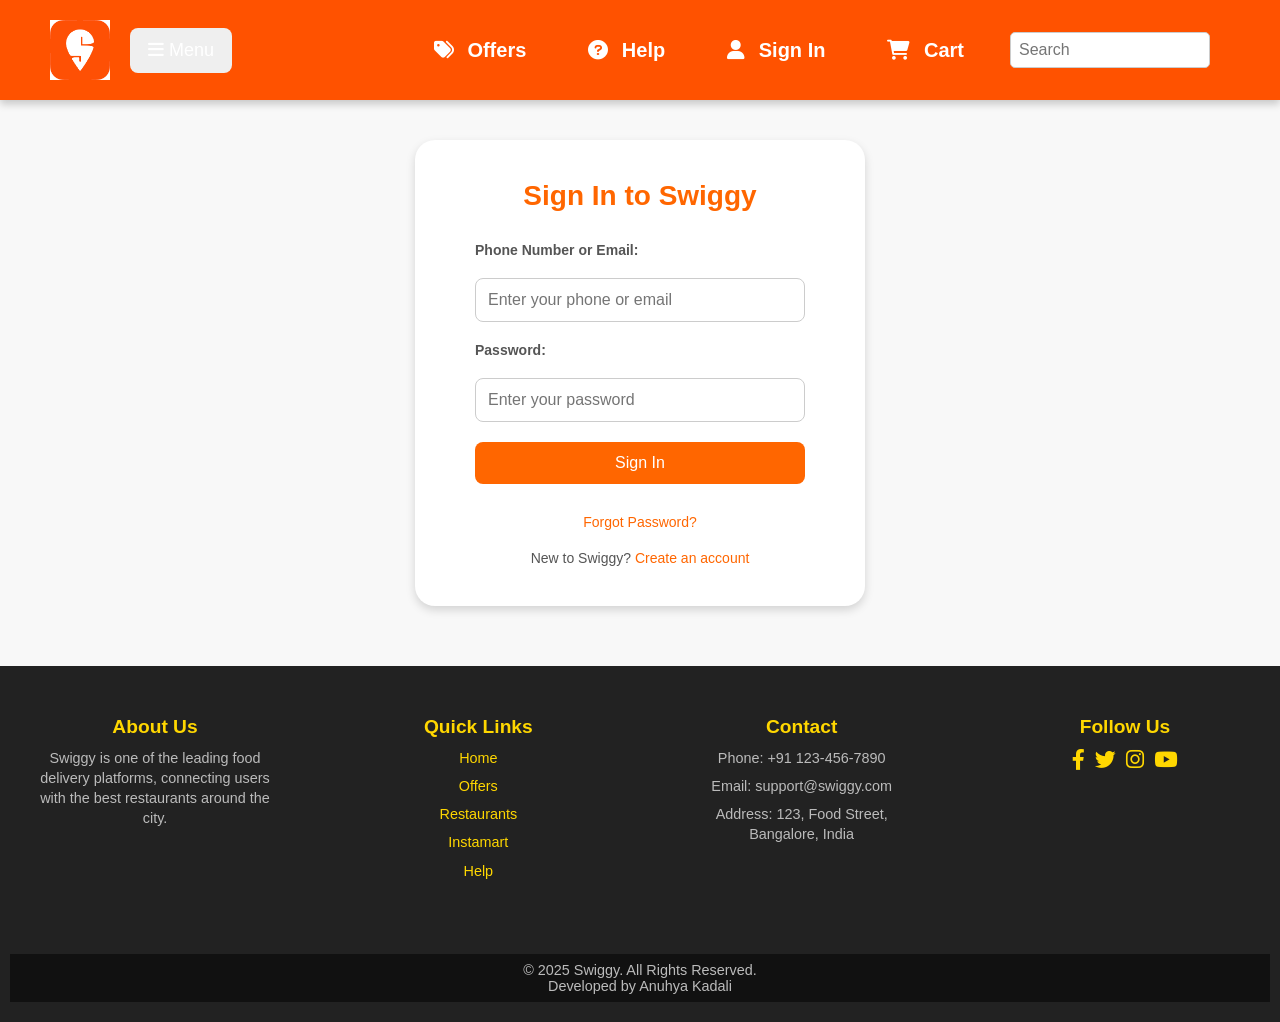
<file: signin.html>
<!DOCTYPE html>
<html lang="en">
<head>
    <meta charset="UTF-8">
    <meta name="viewport" content="width=device-width, initial-scale=1.0">
    <title>Swiggy</title>
    <link rel="stylesheet" href="header.css">
    <link rel="stylesheet" href="signin.css">
    <link rel="stylesheet" href="footer.css">
    <link rel="shortcut icon" href="Icons.png" type="image/x-icon">
    <link rel="stylesheet" href="https://cdnjs.cloudflare.com/ajax/libs/font-awesome/6.0.0/css/all.min.css">
</head>
<body>
    <header class="header">
        <!-- Left Side: Logo & Dropdown -->
        <div class="logo-dropdown">
            <img src="Icons.png" alt="Swiggy Logo" class="logo">
            <div class="dropdown">
                <button class="dropbtn"><i class="fas fa-bars"></i> Menu</button>
                <div class="dropdown-content">
                    <a href="#"><i class="fas fa-utensils"></i> Restaurants</a>
                    <a href="#"><i class="fas fa-shopping-basket"></i> Grocery</a>
                    <a href="#"><i class="fas fa-store"></i> Instamart</a>
                </div>
            </div>
        </div>
        
        <!-- Right Side: Navigation Menu -->
        <nav class="nav-menu">
            <a href="offers.html" class="nav-link"><i class="fas fa-tags"></i> Offers</a>
            <a href="help.html" class="nav-link"><i class="fas fa-question-circle"></i> Help</a>
            <a href="signin.html" class="nav-link"><i class="fas fa-user"></i> Sign In</a>
            <a href="cart.html" class="nav-link cart"><i class="fas fa-shopping-cart"></i> Cart</a>
            <input type="text" placeholder="Search" class="search-box">
        </nav>
    </header>

    <!-- Sign In Section -->
    <div class="signin-container">
        <h2 class="signin-title">Sign In to Swiggy</h2>
        <form class="signin-form">
            <label for="phoneEmail">Phone Number or Email:</label>
            <input type="text" id="phoneEmail" name="phoneEmail" placeholder="Enter your phone or email" required>
            
            <label for="password">Password:</label>
            <input type="password" id="password" name="password" placeholder="Enter your password" required>
            
            <button type="submit">Sign In</button>
            <p class="forgot-password"><a href="#">Forgot Password?</a></p>
        </form>
        <p class="signup-text">New to Swiggy? <a href="#">Create an account</a></p>
    </div>
     <!-- Footer Section -->
<footer class="footer">
    <div class="footer-container">
        <div class="footer-section">
            <h3>About Us</h3>
            <p>Swiggy is one of the leading food delivery platforms, connecting users with the best restaurants around the city.</p>
        </div>
        <div class="footer-section">
            <h3>Quick Links</h3>
            <ul>
                <li><a href="#">Home</a></li>
                <li><a href="#">Offers</a></li>
                <li><a href="#">Restaurants</a></li>
                <li><a href="#">Instamart</a></li>
                <li><a href="#">Help</a></li>
            </ul>
        </div>
        <div class="footer-section">
            <h3>Contact</h3>
            <ul>
                <li>Phone: +91 123-456-7890</li>
                <li>Email: support@swiggy.com</li>
                <li>Address: 123, Food Street, Bangalore, India</li>
            </ul>
        </div>
        <div class="footer-section">
            <h3>Follow Us</h3>
            <div class="social-icons">
                <a href="#" class="social-icon"><i class="fab fa-facebook-f"></i></a>
                <a href="#" class="social-icon"><i class="fab fa-twitter"></i></a>
                <a href="#" class="social-icon"><i class="fab fa-instagram"></i></a>
                <a href="#" class="social-icon"><i class="fab fa-youtube"></i></a>
            </div>
        </div>
    </div>
    <div class="footer-bottom">
        <p>&copy; 2025 Swiggy. All Rights Reserved.</p>
        <p>Developed by Anuhya Kadali</p>
    </div>
</footer>
</body>
</html>
</file>
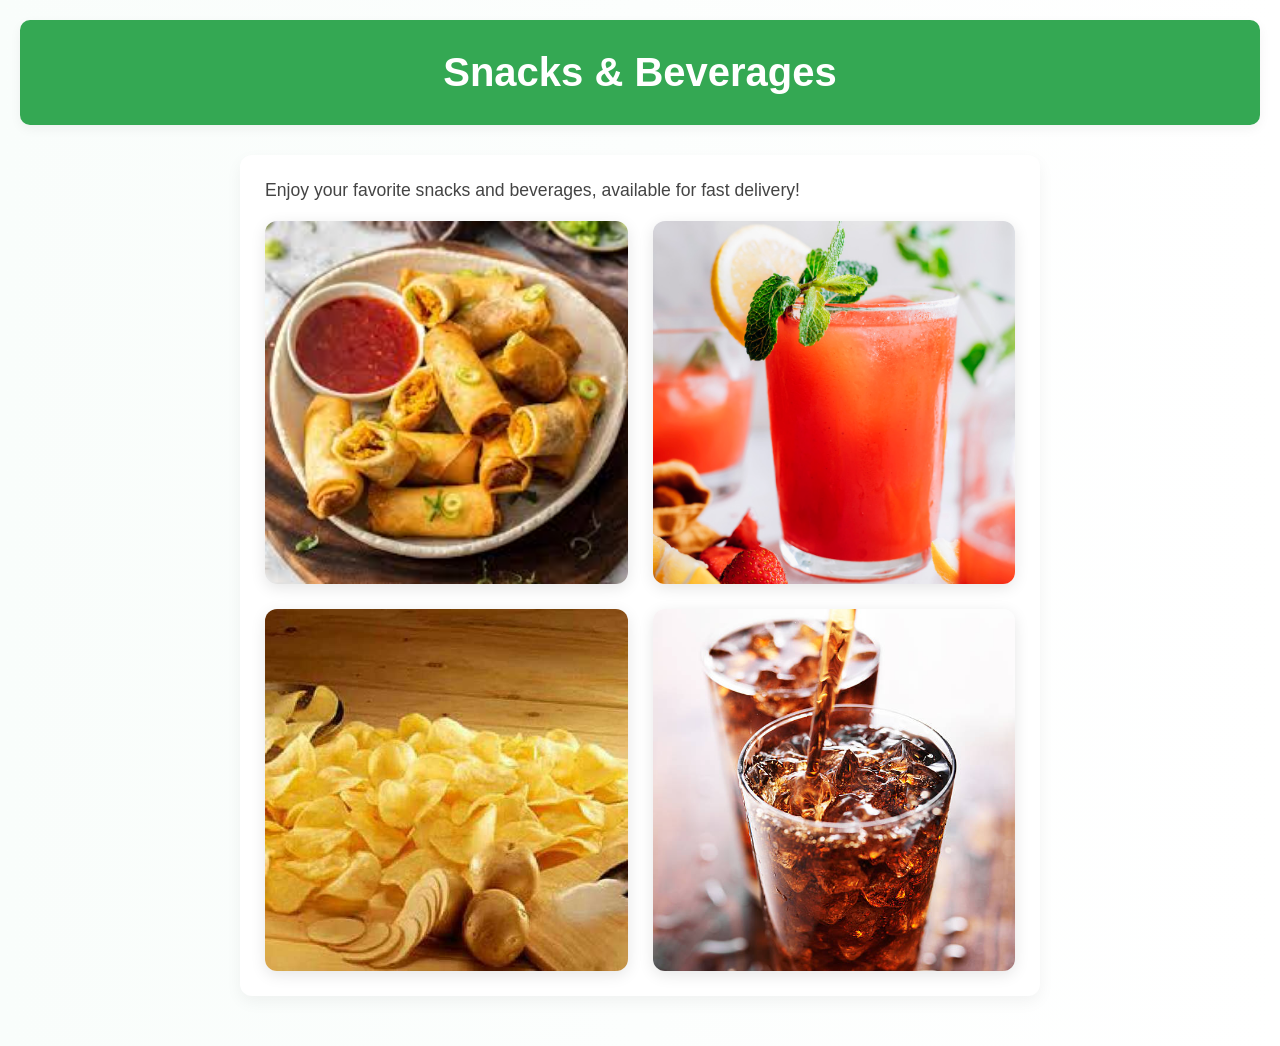
<file: snacks-beverages.html>
<!DOCTYPE html>
<html lang="en">
<head>
    <meta charset="UTF-8">
    <meta name="viewport" content="width=device-width, initial-scale=1.0">
    <title>Snacks & Beverages - Swiggy Grocery</title>
    <link rel="stylesheet" href="header.css">
    <link rel="stylesheet" href="snacks-beverages.css">
    <link rel="stylesheet" href="footer.css">
    <link rel="shortcut icon" href="Icons.png" type="image/x-icon">
    <link rel="stylesheet" href="https://cdnjs.cloudflare.com/ajax/libs/font-awesome/6.0.0/css/all.min.css">
</head>
<body>
    <header>
        <h1>Snacks & Beverages</h1>
    </header>
    <main>
        <p>Enjoy your favorite snacks and beverages, available for fast delivery!</p>

        <div class="image-grid">
            <img src="snack.jpg" alt="Tasty Snacks">
            <img src="beverage.jpg" alt="Refreshing Beverages">
            <img src="chips.jpg" alt="Crunchy Chips">
            <img src="drinks.jpg" alt="Cold Soft Drinks">
        </div>
    </main>
</body>
</html>
</file>
<file: header.css>
body {
    color: white;
    font-family: 'Poppins', sans-serif;
    margin: 0;
    padding: 0;
    background: #f5f5f5; /* Light background for body */
}

.header {
    display: flex;
    justify-content: space-between;
    align-items: center;
    padding: 20px 50px;
    background: linear-gradient(to right, #ff5200, #ff5200); /* Header background only */
    box-shadow: 0 4px 8px rgba(0, 0, 0, 0.2);
}

.logo-dropdown {
    display: flex;
    align-items: center;
    gap: 20px;
}

.logo {
    width: 60px;
    height: auto;
}

.dropdown {
    position: relative;
}

.dropbtn {
    background-color: #ff5200,#ff5200;
    color: white;
    padding: 12px 18px;
    font-size: 18px;
    border: none;
    cursor: pointer;
    border-radius: 8px;
    transition: background 0.3s ease-in-out;
}

.dropbtn:hover {
    background-color: #ff5200;
}

.dropdown-content {
    display: none;
    position: absolute;
    background-color: white;
    min-width: 180px;
    box-shadow: 0px 4px 8px rgba(0, 0, 0, 0.2);
    z-index: 1;
    border-radius: 8px;
    overflow: hidden;
    text-align: left;
}

.dropdown-content a {
    color: black;
    padding: 12px;
    text-decoration: none;
    display: block;
    font-size: 16px;
    transition: background 0.3s ease-in-out;
}

.dropdown-content a:hover {
    background-color: #ff5200;
    color: white;
}

.dropdown:hover .dropdown-content {
    display: block;
}

.nav-menu {
    display: flex;
    align-items: center;
    gap: 30px;
}

.nav-link {
    text-decoration: none;
    color: white;
    font-size: 20px;
    font-weight: bold;
    transition: color 0.3s ease-in-out;
    padding: 8px 16px;
    border-radius: 5px;
}

.nav-link i {
    margin-right: 8px;
}

.nav-link:hover {
    color: orangered;
    background: rgba(255, 255, 255, 0.2);
}

.cart i {
    margin-right: 8px;
}

.search-box {
    padding: 10px;
    border-radius: 8px;
    border: none;
    outline: none;
    font-size: 16px;
    width: 200px;
    transition: 0.3s;
}

.search-box:focus {
    width: 250px;
    box-shadow: 0 0 8px rgba(255, 255, 255, 0.5);
}

@media (max-width: 768px) {
    .header {
        flex-direction: column;
        align-items: center;
        text-align: center;
    }
    .nav-menu {
        flex-direction: column;
        gap: 15px;
        margin-top: 10px;
    }
    .search-box {
        width: 100%;
        max-width: 250px;
    }
}
a{
    color: black;
    text-decoration: none;
}
</file>
<file: footer.css>
/* Footer Styles */
.footer {
    background-color: #222;
    color: #fff;
    padding: 20px 10px; /* Reduced padding */
    font-size: 0.9rem; /* Smaller font size */
    position: relative;
    bottom: 0;
    width: 100%;
}

.footer-container {
    display: flex;
    justify-content: space-between;
    flex-wrap: wrap;
    gap: 15px; /* Reduced gap */
}

.footer-section {
    flex: 1;
    min-width: 200px; /* Smaller minimum width */
    padding: 10px;
}

.footer-section h3 {
    font-size: 1.2rem; /* Smaller heading font size */
    margin-bottom: 10px;
    color: #ffd700; /* Golden color for headings */
}

.footer-section p, .footer-section ul {
    font-size: 0.9rem; /* Smaller font size */
    color: #bbb;
    line-height: 1.4;
}

.footer-section ul {
    list-style: none;
    padding: 0;
}

.footer-section ul li {
    margin-bottom: 8px;
}

.footer-section ul li a {
    color: #ffd700;
    text-decoration: none;
}

.footer-section ul li a:hover {
    text-decoration: underline;
}

.social-icons {
    display: flex;
    gap: 10px; /* Smaller gap */
    justify-content: center;
}

.social-icon {
    font-size: 1.3rem; /* Slightly smaller icon size */
    color: #ffd700;
    text-decoration: none;
    transition: color 0.3s ease;
}

.social-icon:hover {
    color: #fff;
}

.footer-bottom {
    background-color: #111;
    padding: 8px 0; /* Reduced padding */
    margin-top: 15px;
}

.footer-bottom p {
    text-align: center;
    font-size: 0.9rem; /* Smaller font size */
    color: #bbb;
}



/* Responsive Design */
@media (max-width: 768px) {
    .footer-container {
        flex-direction: column;
        align-items: center;
    }
}
</file>
<file: home.css>
/* General Styles */
body {
    font-family: 'Poppins', sans-serif;
    margin: 0;
    padding: 0;
    background: #f8f8f8;
    color: #333;
}

/* Header Styles */
.header {
    display: flex;
    justify-content: space-between;
    align-items: center;
    padding: 15px 50px;
    background: #ff6600;
    color: white;
    box-shadow: 0 4px 10px rgba(0, 0, 0, 0.1);
    transition: background 0.3s;
}

.header:hover {
    background: #e65c00;
}

.logo-dropdown {
    display: flex;
    align-items: center;
    gap: 15px;
}

.logo {
    height: 50px;
    transition: transform 0.3s;
}

.logo:hover {
    transform: rotate(5deg);
}

/* Navigation Menu */
.nav-menu {
    display: flex;
    align-items: center;
    gap: 20px;
}

.nav-link {
    color: white;
    text-decoration: none;
    font-size: 16px;
    padding: 10px;
    transition: background 0.3s, transform 0.2s;
    border-radius: 5px;
}

.nav-link:hover {
    background: rgba(255, 255, 255, 0.2);
    transform: scale(1.1);
}

/* Search Box */
.search-box {
    padding: 8px;
    border-radius: 5px;
    border: none;
    width: 200px;
    transition: box-shadow 0.3s;
}

.search-box:focus {
    box-shadow: 0 0 10px rgba(255, 102, 0, 0.5);
    outline: none;
}

/* Dropdown Styles */
.dropdown-content {
    display: none;
    position: absolute;
    background: white;
    min-width: 150px;
    box-shadow: 0 4px 8px rgba(0, 0, 0, 0.1);
    border-radius: 5px;
    z-index: 1;
    transition: opacity 0.3s, transform 0.3s;
    opacity: 0;
    transform: translateY(-10px);
}

.dropdown:hover .dropdown-content {
    display: block;
    opacity: 1;
    transform: translateY(0);
}

/* Home Page Content */
.wish {
    text-align: center;
    margin: 30px 0;
}

.heading {
    font-size: 30px;
    margin-bottom: 20px;
}

/* Food Items */
.food-items {
    display: flex;
    justify-content: center;
    gap: 20px;
}

.food-item img {
    width: 150px;
    height: 150px;
    border-radius: 10px;
    box-shadow: 0 4px 8px rgba(0, 0, 0, 0.2);
    transition: transform 0.3s, box-shadow 0.3s;
}

.food-item img:hover {
    transform: scale(1.1);
    box-shadow: 0 6px 12px rgba(0, 0, 0, 0.3);
}

.food-items-delivery {
    display: flex;
    justify-content: center;
    gap: 20px;
}

.food-item1 img {
    width: 250px;
    height: 200px;
    border-radius: 10px;
    box-shadow: 0 4px 8px rgba(0, 0, 0, 0.2);
    transition: transform 0.3s, box-shadow 0.3s;
}

.food-item1 h3{
    text-align: left;
}
.food-item1 p{
    text-align: left;
}

.food-item1 img:hover {
    transform: scale(1.1);
    box-shadow: 0 6px 12px rgba(0, 0, 0, 0.3);
}

/* Best Places and Cuisines */
.places, .cuisines {
    text-align: center;
    margin: 30px;
}

.places-container, .cuisine-container {
    display: flex;
    flex-wrap: wrap;
    justify-content: center;
    gap: 20px;
}

.place-item, .cuisine-item {
    background: white;
    padding: 15px;
    border-radius: 8px;
    box-shadow: 0 4px 8px rgba(0, 0, 0, 0.1);
    transition: 0.3s;
    width: 250px;
    cursor: pointer;
}

.place-item:hover, .cuisine-item:hover {
    transform: translateY(-5px);
    box-shadow: 0 6px 12px rgba(0, 0, 0, 0.2);
}

/* Show More Button */
.show-more {
    margin-top: 20px;
    padding: 10px 20px;
    background: #ff6600;
    color: white;
    border: none;
    border-radius: 5px;
    cursor: pointer;
    transition: background 0.3s, transform 0.2s;
}

.show-more:hover {
    background: #cc5500;
    transform: scale(1.05);
}

/* Offer Cards */
.offer-card {
    background: white;
    padding: 20px;
    border-radius: 8px;
    box-shadow: 0 4px 8px rgba(0, 0, 0, 0.1);
    transition: transform 0.3s, box-shadow 0.3s;
    width: 250px;
    text-align: center;
}

.offer-card:hover {
    transform: translateY(-5px);
    box-shadow: 0 6px 12px rgba(0, 0, 0, 0.2);
}

/* Footer */
.footer {
    background: #333;
    color: white;
    padding: 30px 20px;
    text-align: center;
    transition: background 0.3s;
}

.footer:hover {
    background: #222;
}

.footer-container {
    display: flex;
    justify-content: space-around;
    flex-wrap: wrap;
}

.footer-section {
    max-width: 250px;
}

.footer-section h3 {
    margin-bottom: 10px;
    font-size: 18px;
}

.footer-section ul {
    list-style: none;
    padding: 0;
}

.footer-section ul li a {
    color: white;
    text-decoration: none;
    transition: color 0.3s, text-decoration 0.3s;
}

.footer-section ul li a:hover {
    color: #ff6600;
    text-decoration: underline;
}

/* Social Icons */
.social-icons {
    display: flex;
    gap: 15px;
    justify-content: center;
    margin-top: 10px;
}

.social-icon {
    color: white;
    font-size: 18px;
    transition: color 0.3s, transform 0.2s;
}

.social-icon:hover {
    color: #ff6600;
    transform: scale(1.2);
}

/* Footer Bottom */
.footer-bottom {
    margin-top: 20px;
    font-size: 14px;
    opacity: 0.8;
}
</file>
<file: cart.css>
/* Cart page container */
.cart-container {
    background-color: #fff;
    width: 60%;  /* Reduced the width further */
    max-width: 600px;  /* Further reduced max width */
    padding: 15px; /* Reduced padding */
    border-radius: 10px;
    box-shadow: 0 4px 8px rgba(0, 0, 0, 0.1);
    margin: 20px auto;  /* Reduced the margin */
}

/* Cart Title */
.cart-title {
    text-align: center;
    font-size: 1.5em;  /* Reduced the font size */
    margin-bottom: 15px; /* Reduced margin */
    color: #333;
}

/* Cart Items section */
.cart-items {
    margin-bottom: 15px; /* Reduced bottom margin */
}

.cart-item {
    display: flex;
    justify-content: space-between;
    align-items: center;
    margin-bottom: 10px; /* Reduced margin */
    padding: 8px; /* Reduced padding */
    border: 1px solid #ddd;
    border-radius: 8px;
    transition: transform 0.2s ease-in-out;
}

.cart-item:hover {
    transform: scale(1.02); /* Slight hover effect for items */
}

.cart-item-image {
    width: 75px; /* Further reduced image size */
    height: 75px;
    object-fit: cover;
    border-radius: 8px;
}

.cart-item-details {
    flex-grow: 1;
    padding-left: 12px;
}

.cart-item-name {
    font-size: 1em;  /* Reduced font size */
    color: #333;
}

.cart-item-price {
    font-size: 0.9em;  /* Reduced font size */
    color: #ff6f61;
}

.cart-item-quantity {
    display: flex;
    align-items: center;
    gap: 4px;
}

.quantity-btn {
    background-color: #f1f1f1;
    border: none;
    padding: 5px; /* Reduced padding */
    cursor: pointer;
    font-size: 1em; /* Reduced font size */
    border-radius: 5px;
    transition: background-color 0.2s ease;
}

.quantity-btn:hover {
    background-color: #ff6f61; /* Hover effect */
    color: white;
}

.quantity-input {
    width: 40px; /* Reduced width */
    text-align: center;
    font-size: 1em; /* Reduced font size */
    padding: 5px; /* Reduced padding */
    border-radius: 5px;
    border: 1px solid #ccc;
}

/* Cart Summary section */
.cart-summary {
    margin-top: 15px; /* Reduced margin */
    padding-top: 12px; /* Reduced padding */
    border-top: 1px solid #ddd;
}

.summary-item {
    display: flex;
    justify-content: space-between;
    padding: 6px 0; /* Reduced padding */
    border-bottom: 1px solid #eee;
}

.summary-text {
    font-size: 1em;  /* Reduced font size */
    color: #333;
}

.summary-value {
    font-size: 1em;  /* Reduced font size */
    color: #555;
}

.summary-item.total {
    font-weight: bold;
    color: #333;
    font-size: 1.2em; /* Reduced font size */
}

/* Checkout button */
.checkout-btn-container {
    text-align: center;
    margin-top: 15px; /* Reduced margin */
}

.checkout-btn {
    background-color: #ff6f61;
    color: white;
    padding: 10px 25px; /* Reduced padding */
    font-size: 1.1em;  /* Reduced font size */
    border: none;
    border-radius: 8px;
    cursor: pointer;
    width: 100%;
    max-width: 220px; /* Reduced max width */
    transition: background-color 0.3s ease, transform 0.2s ease;
}

.checkout-btn:hover {
    background-color: #e65c52;
    transform: scale(1.05); /* Hover effect to make the button slightly bigger */
}

/* Hover effect for cart container */
.cart-container:hover {
    box-shadow: 0 6px 12px rgba(0, 0, 0, 0.2); /* Slight hover effect for cart container */
}
</file>
<file: dairy-bakery.css>
/* Reset */
* {
    margin: 0;
    padding: 0;
    box-sizing: border-box;
}

/* Body */
body {
    font-family: 'Helvetica Neue', sans-serif;
    background: linear-gradient(to right, #f9fdfb, #ffffff);
    color: #333;
    padding: 20px;
}

/* Header */
header {
    background-color: #34a853; /* soft mint green */
    color: white;
    padding: 30px 20px;
    text-align: center;
    border-radius: 10px;
    box-shadow: 0 4px 12px rgba(0,0,0,0.05);
}

header h1 {
    font-size: 2.5rem;
    font-weight: 600;
}

/* Main Section */
main {
    background-color: #ffffff;
    padding: 25px;
    margin: 30px auto;
    max-width: 800px;
    border-radius: 12px;
    box-shadow: 0 6px 16px rgba(0,0,0,0.05);
}

/* Paragraph */
main p {
    font-size: 1.1rem;
    margin-bottom: 20px;
    color: #444;
}

/* Image Grid Styling */
.image-grid {
    display: grid;
    grid-template-columns: repeat(2, 1fr);   
    gap: 25px;                              
    margin-top: 25px;                         
    max-width: 800px;                         
    margin: 0 auto;                          
}

.image-grid img {
    width: 100%;                             
    height: 100%;                             
    border-radius: 12px;                    
    object-fit: cover;                       
    box-shadow: 0 4px 15px rgba(0, 0, 0, 0.1); /* Soft shadow */
    transition: all 0.3s ease;                /* Smooth transition for hover effects */
}

/* Hover Effect */
.image-grid img:hover {
    transform: scale(1.05);                    /* Slight zoom effect */
    box-shadow: 0 8px 20px rgba(0, 0, 0, 0.2); /* Deeper shadow on hover */
    filter: brightness(1.1);                   /* Slight brightness increase */
}
</file>
<file: fruits-vegetables.css>
/* Reset */
* {
    margin: 0;
    padding: 0;
    box-sizing: border-box;
}

/* Body */
body {
    font-family: 'Helvetica Neue', sans-serif;
    background: linear-gradient(to right, #f9fdfb, #ffffff);
    color: #333;
    padding: 20px;
}

/* Header */
header {
    background-color: #34a853; /* soft mint green */
    color: white;
    padding: 30px 20px;
    text-align: center;
    border-radius: 10px;
    box-shadow: 0 4px 12px rgba(0,0,0,0.05);
}

header h1 {
    font-size: 2.5rem;
    font-weight: 600;
}

/* Main Section */
main {
    background-color: #ffffff;
    padding: 25px;
    margin: 30px auto;
    max-width: 800px;
    border-radius: 12px;
    box-shadow: 0 6px 16px rgba(0,0,0,0.05);
}

/* Paragraph */
main p {
    font-size: 1.1rem;
    margin-bottom: 20px;
    color: #444;
}

/* Image Grid Styling */
.image-grid {
    display: grid;
    grid-template-columns: repeat(2, 1fr);   
    gap: 25px;                              
    margin-top: 25px;                         
    max-width: 800px;                         
    margin: 0 auto;                          
}

.image-grid img {
    width: 100%;                             
    height: 100%;                             
    border-radius: 12px;                    
    object-fit: cover;                       
    box-shadow: 0 4px 15px rgba(0, 0, 0, 0.1); /* Soft shadow */
    transition: all 0.3s ease;                /* Smooth transition for hover effects */
}

/* Hover Effect */
.image-grid img:hover {
    transform: scale(1.05);                    /* Slight zoom effect */
    box-shadow: 0 8px 20px rgba(0, 0, 0, 0.2); /* Deeper shadow on hover */
    filter: brightness(1.1);                   /* Slight brightness increase */
}
</file>
<file: grocery.css>
/* Reset */
* {
    margin: 0;
    padding: 0;
    box-sizing: border-box;
}

/* Body */
body {
    font-family: 'Poppins', sans-serif;
    background: linear-gradient(to right, #e0ffe0, #ffffff);
    color: #2e5339;
    padding: 20px;
}

/* Header */
header {
    background-color: #34a853;
    color: white;
    padding: 30px 20px;
    text-align: center;
    border-radius: 10px;
    box-shadow: 0 5px 15px rgba(0, 128, 0, 0.2);
}

header h1 {
    font-size: 2.6rem;
    font-weight: 600;
}

/* Main */
main {
    background-color: #f7fff7;
    border-radius: 12px;
    box-shadow: 0 8px 16px rgba(0,0,0,0.05);
    max-width: 800px;
    margin: 30px auto;
    padding: 25px;
}

main p {
    font-size: 1.1rem;
    margin-bottom: 20px;
}

/* Headings */
main h2 {
    color: #2b7a3d;
    font-size: 1.4rem;
    margin-bottom: 12px;
}

/* List Styling */
ul {
    list-style: square;
    padding-left: 20px;
}

ul li {
    padding: 10px;
    margin-bottom: 8px;
    background-color: #eaffea;
    border-left: 5px solid #34a853;
    border-radius: 6px;
    transition: 0.3s ease;
}

ul li:hover {
    background-color: #cfffca;
    transform: translateX(5px);
}

/* Responsive */
@media screen and (max-width: 600px) {
    header h1 {
        font-size: 2rem;
    }
    main {
        padding: 15px;
    }
}
</file>
<file: help.css>
/* Help Page Content */
.help-content {
    padding: 40px 20px;
    text-align: center;
    max-width: 1000px;
    margin: 0 auto;
}

h1 {
    font-size: 1.5em;
    color: #333;
    margin-bottom: 40px;
}

/* FAQ Section */
.faq-section {
    margin-bottom: 60px;
}

.faq-section h2 {
    font-size: 1.5em;
    color: #333;
    margin-bottom: 30px;
}

.faq {
    text-align: left;
    display: grid;
    grid-template-columns: 1fr;
    gap: 10px;
}

.faq-item {
    background-color: #fff;
    padding: 15px;
    border-radius: 8px;
    box-shadow: 0 4px 8px rgba(0, 0, 0, 0.1);
    transition: box-shadow 0.3s ease;
}

.faq-item h3 {
    font-size: 1.3em;
    color: #555;
    margin-bottom: 10px;
}

.faq-item p {
    font-size: 1.1em;
    color: #777;
}

/* Hover effect for FAQ items */
.faq-item:hover {
    box-shadow: 0 6px 12px rgba(0, 0, 0, 0.15);
}

/* Contact Section */
.contact-section {
    margin-bottom: 60px;
}

.contact-section h2 {
    font-size: 1.5em;
    color: #333;
    margin-bottom: 30px;
}

.contact-section p{
    color:#333;
}

.contact-details {
    display: flex;
    justify-content: space-around;
    align-items: center;
    flex-wrap: wrap;
    gap: 40px;
}

.contact-item {
    background-color:#fff;
    padding: 20px;
    border-radius: 10px;
    box-shadow: 0 4px 4px rgba(0, 0, 0, 0.1);
    flex: 1;
    max-width: 400px;
    text-align: center;
}

.contact-item h3 {
    font-size: 1.5em;
    color: #333;
    margin-bottom: 15px;
}

.contact-item p {
    font-size: 1.2em;
    color: #555;
    margin-bottom: 10px;
}

.contact-item i {
    font-size: 1.8em;
    color: #333;
    margin-right: 10px;
}

/* Help Center Section */
.help-center-section {
    margin-bottom: 60px;
}

.help-center-section h2 {
    font-size: 2em;
    color: #333;
    margin-bottom: 30px;
}
.help-center-section p{
    color:#333;
}

.help-center-section a {
    color: #ff6f61;
    text-decoration: none;
}

.help-center-section a:hover {
    text-decoration: underline;
}
</file>
<file: household-essentials.css>
/* Reset */
* {
    margin: 0;
    padding: 0;
    box-sizing: border-box;
}

/* Body */
body {
    font-family: 'Helvetica Neue', sans-serif;
    background: linear-gradient(to right, #f9fdfb, #ffffff);
    color: #333;
    padding: 20px;
}

/* Header */
header {
    background-color: #34a853; /* soft mint green */
    color: white;
    padding: 30px 20px;
    text-align: center;
    border-radius: 10px;
    box-shadow: 0 4px 12px rgba(0,0,0,0.05);
}

header h1 {
    font-size: 2.5rem;
    font-weight: 600;
}

/* Main Section */
main {
    background-color: #ffffff;
    padding: 25px;
    margin: 30px auto;
    max-width: 800px;
    border-radius: 12px;
    box-shadow: 0 6px 16px rgba(0,0,0,0.05);
}

/* Paragraph */
main p {
    font-size: 1.1rem;
    margin-bottom: 20px;
    color: #444;
}

/* Image Grid Styling */
.image-grid {
    display: grid;
    grid-template-columns: repeat(2, 1fr);   
    gap: 25px;                              
    margin-top: 25px;                         
    max-width: 800px;                         
    margin: 0 auto;                          
}

.image-grid img {
    width: 100%;                             
    height: 100%;                             
    border-radius: 12px;                    
    object-fit: cover;                       
    box-shadow: 0 4px 15px rgba(0, 0, 0, 0.1); /* Soft shadow */
    transition: all 0.3s ease;                /* Smooth transition for hover effects */
}

/* Hover Effect */
.image-grid img:hover {
    transform: scale(1.05);                    /* Slight zoom effect */
    box-shadow: 0 8px 20px rgba(0, 0, 0, 0.2); /* Deeper shadow on hover */
    filter: brightness(1.1);                   /* Slight brightness increase */
}
</file>
<file: instamart.css>
/* Reset */
* {
    margin: 0;
    padding: 0;
    box-sizing: border-box;
}

body {
    font-family: 'Segoe UI', sans-serif;
    background: #f5fff9;
    color: #333;
    padding: 20px;
}

/* Header */
header {
    background-color: #c8e6c9;
    color: #1b5e20;
    text-align: center;
    padding: 40px 20px;
    border-radius: 10px;
    box-shadow: 0 4px 10px rgba(0, 0, 0, 0.05);
}

header h1 {
    font-size: 2.5rem;
    margin-bottom: 10px;
}

header p {
    font-size: 1.1rem;
    color: #2e7d32;
}

/* Promo Section */
.promo {
    background: #ffecb3;
    padding: 15px 25px;
    margin: 30px auto;
    border-left: 5px solid #ffb300;
    border-radius: 8px;
    max-width: 700px;
    text-align: center;
}

.promo h2 {
    color: #f57c00;
    margin-bottom: 5px;
}

/* Main Content */
main {
    margin-top: 40px;
    max-width: 1000px;
    margin-left: auto;
    margin-right: auto;
}

main h2 {
    font-size: 1.8rem;
    color: #388e3c;
    text-align: center;
    margin-bottom: 25px;
}

/* Features */
.features {
    display: grid;
    grid-template-columns: repeat(auto-fit, minmax(220px, 1fr));
    gap: 20px;
    padding: 10px;
}

.feature-box {
    background: #ffffff;
    border-radius: 10px;
    padding: 20px;
    text-align: center;
    box-shadow: 0 4px 12px rgba(0, 0, 0, 0.08);
    transition: transform 0.3s ease, box-shadow 0.3s ease;
}

.feature-box:hover {
    transform: translateY(-8px);
    box-shadow: 0 8px 20px rgba(0, 0, 0, 0.12);
}

.feature-box i {
    font-size: 2rem;
    color: #00796b;
    margin-bottom: 10px;
}

.feature-box h3 {
    font-size: 1.2rem;
    color: #00796b;
    margin-bottom: 8px;
}

.feature-box p {
    font-size: 0.95rem;
    color: #555;
}

.closing-note {
    margin-top: 40px;
    text-align: center;
    font-style: italic;
    font-size: 1rem;
    color: #4caf50;
}

/* Responsive tweaks */
@media (max-width: 600px) {
    header h1 {
        font-size: 2rem;
    }

    .promo h2 {
        font-size: 1.3rem;
    }

    .feature-box {
        padding: 15px;
    }
}
</file>
<file: offers.css>
.offers-content {
    text-align: center;
    padding: 40px;
}

.offers-title {
    font-size: 28px;
    color: #ff6600;
    margin-bottom: 20px;
}

.offers-grid {
    display: grid;
    grid-template-columns: repeat(auto-fit, minmax(250px, 1fr));
    gap: 20px;
    padding: 20px;
}

.offer-card {
    background: #fff;
    padding: 20px;
    border-radius: 10px;
    box-shadow: 0 4px 8px rgba(0, 0, 0, 0.1);
    text-align: center;
    transition: transform 0.3s ease-in-out, box-shadow 0.3s ease-in-out;
}

.offer-card:hover {
    transform: translateY(-5px);
    box-shadow: 0 8px 16px rgba(0, 0, 0, 0.2);
}

.offer-card h3 {
    font-size: 20px;
    margin-bottom: 10px;
    color: #ff6600;
}

.offer-card p {
    font-size: 16px;
    color: #555;
}

@media (max-width: 768px) {
    .offers-grid {
        grid-template-columns: 1fr;
    }
}
</file>
<file: restaurants.css>
/* Reset all box-sizing to border-box */
* {
    margin: 0;
    padding: 0;
    box-sizing: border-box;
}

/* Body */
body {
    font-family: 'Helvetica Neue', sans-serif;
    background: linear-gradient(to right, #f9fdfb, #ffffff);
    color: #333;
    padding: 20px;
}

/* Header */
header {
    background-color: #b2dfdb; /* soft mint green */
    color: #004d40;
    padding: 30px 20px;
    text-align: center;
    border-radius: 10px;
    box-shadow: 0 4px 12px rgba(0, 0, 0, 0.05);
}

header h1 {
    font-size: 2.5rem;
    font-weight: 600;
    text-shadow: 2px 2px 5px rgba(0, 0, 0, 0.1); /* Soft shadow for header text */
}

/* Main Section */
main {
    background-color: #ffffff;
    padding: 25px;
    margin: 30px auto;
    max-width: 800px;
    border-radius: 12px;
    box-shadow: 0 6px 16px rgba(0, 0, 0, 0.05);
    transition: transform 0.3s ease;
}

main:hover {
    transform: translateY(-5px); /* Slight lift effect on hover */
}

/* Paragraph */
main p {
    font-size: 1.1rem;
    margin-bottom: 20px;
    color: #444;
    line-height: 1.6;
}

/* Subheadings */
main h2 {
    text-align: center;
    font-size: 1.4rem;
    color: #00796b;
    margin-bottom: 15px;
    text-transform: uppercase; /* Adds a more formal style */
}

/* List Styling */
ul {
    list-style: none;
    padding-left: 0;
}

ul li {
    background-color: #e0f2f1;
    margin-bottom: 10px;
    padding: 12px 15px;
    border-left: 5px solid #00796b;
    border-radius: 6px;
    transition: 0.3s ease;
    display: inline-block;
    min-width: 200px;
    text-align: center;
    cursor: pointer;
}

ul li:hover {
    background-color: #cceeea;
    transform: translateX(5px); /* Slight slide effect */
    box-shadow: 0 6px 12px rgba(0, 0, 0, 0.1); /* Soft shadow on hover */
}

ul li a {
    text-decoration: none;
    color: #004d40;
    font-size: 1.1rem;
    display: block;
    padding: 10px;
    border-radius: 5px;
    transition: background 0.3s ease, transform 0.3s ease;
}

ul li a:hover {
    background-color: #00796b;
    color: #ffffff;
    transform: scale(1.05); /* Slight zoom effect on hover */
}

/* Responsive */
@media screen and (max-width: 600px) {
    header h1 {
        font-size: 2rem;
    }

    main {
        padding: 15px;
    }

    ul li {
        width: 100%; /* Full width for smaller screens */
        margin-bottom: 10px;
    }
}

/* Hide radio buttons */
.tabs input[type="radio"] {
    display: none;
}

/* Style the labels as tabs */
.tabs label {
    display: inline-block;
    padding: 10px 20px;
    background: #c8e6c9;
    color: #1e3820;
    margin: 5px;
    border-radius: 20px;
    cursor: pointer;
    font-weight: 500;
    transition: background 0.3s ease, transform 0.3s ease;
}

.tabs label:hover {
    background: #a5d6a7;
    transform: translateY(-3px); /* Slight lift on hover */
}

/* Hide all content by default */
.tabs .content {
    display: none;
    margin-top: 20px;
    gap: 15px;
    flex-wrap: wrap;
    justify-content: center;
}

/* Show only selected content */
#northindian:checked ~ #content-northindian,
#southindian:checked ~ #content-southindian,
#chinese:checked ~ #content-chinese,
#italian:checked ~ #content-italian,
#fastfood:checked ~ #content-fastfood,
#desserts:checked ~ #content-desserts {
    display: flex;
}

/* Image styling */
.tabs .content img {
    width: 250px;
    height: 200px;
    object-fit: cover;
    border-radius: 10px;
    margin: 10px;
    box-shadow: 0 4px 10px rgba(0, 0, 0, 0.1);
    transition: transform 0.3s ease, filter 0.3s ease;
}

/* Hover Effect for Images */
.tabs .content img:hover {
    transform: scale(1.1); /* Zoom in on hover */
    filter: brightness(1.2); /* Brighten the image */
    box-shadow: 0 8px 20px rgba(0, 0, 0, 0.2); /* Stronger shadow */
}

/* Image Grid Styling */
.image-grid {
    display: grid;
    grid-template-columns: repeat(2, 1fr);
    gap: 20px;
    margin-top: 20px;
    max-width: 800px;
    margin: 0 auto;
}

.image-grid img {
    width: 100%;
    height: auto;
    border-radius: 12px;
    object-fit: cover;
    box-shadow: 0 4px 15px rgba(0, 0, 0, 0.1); /* Soft shadow */
    transition: all 0.3s ease; /* Smooth transition for hover effects */
}

/* Hover Effect for Image Grid */
.image-grid img:hover {
    transform: scale(1.05); /* Slight zoom effect */
    box-shadow: 0 8px 20px rgba(0, 0, 0, 0.2); /* Deeper shadow on hover */
    filter: brightness(1.1); /* Slight brightness increase */
}

/* Button Hover Effects */
button {
    padding: 12px 20px;
    background-color: #00796b;
    color: white;
    border: none;
    border-radius: 5px;
    font-size: 1.1rem;
    cursor: pointer;
    transition: background-color 0.3s ease, transform 0.3s ease;
}

button:hover {
    background-color: #004d40; /* Darker green */
    transform: scale(1.05); /* Slight zoom effect on hover */
}

/* Link Styling for External Links */
a {
    color: #00796b;
    text-decoration: none;
    transition: color 0.3s ease;
}

a:hover {
    color: #004d40;
    text-decoration: underline;
}
</file>
<file: signin.css>
* {
    font-family: Arial, sans-serif;
    margin: 0;
    padding: 0;
    box-sizing: border-box;
}

body {
    background-color: #f8f8f8;
}

.signin-container {
    text-align: center;
    padding: 40px;
    width: 100%;
    max-width: 450px; /* Increased form size */
    margin: 140px auto 60px; /* Added margin to create gap from header & footer */
    background: white;
    border-radius: 20px;
    box-shadow: 0 4px 10px rgba(0, 0, 0, 0.15);
}

.signin-title {
    font-size: 28px; /* Slightly increased title size */
    color: #ff6600;
    margin-bottom: 20px;
}

.signin-form {
    display: flex;
    flex-direction: column;
    gap: 20px; /* Increased gap between input fields */
    padding: 10px 20px; /* Added some padding */
}

.signin-form label {
    text-align: left;
    font-size: 14px;
    color: #555;
    font-weight: bold;
}

.signin-form input {
    width: 100%;
    padding: 12px; /* Increased input padding */
    border: 1px solid #ccc;
    border-radius: 8px; /* Slightly rounded inputs */
    font-size: 16px;
}

.signin-form button {
    background: #ff6600;
    color: white;
    padding: 12px;
    border: none;
    cursor: pointer;
    border-radius: 8px;
    font-size: 16px;
    transition: background 0.3s ease-in-out;
}

.signin-form button:hover {
    background: #e65c00;
}

.forgot-password, .signup-text {
    font-size: 14px;
    color: #555;
    margin-top: 10px;
}

.forgot-password a, .signup-text a {
    color: #ff6600;
    text-decoration: none;
}

.forgot-password a:hover, .signup-text a:hover {
    text-decoration: underline;
}

/* Adding spacing between header and sign-in form */
header {
    padding: 15px 0;
    background: white;
    box-shadow: 0px 2px 5px rgba(0, 0, 0, 0.1);
    position: fixed;
    width: 100%;
    top: 0;
    z-index: 1000;
}

.nav-menu {
    display: flex;
    justify-content: space-between;
    align-items: center;
    padding: 0 20px;
}

.search-box {
    padding: 8px;
    border-radius: 5px;
    border: 1px solid #ccc;
}

/* Footer styling with proper spacing */
.footer {
    background: #222;
    color: white;
    text-align: center;
    padding: 20px;
    margin-top: 50px; /* Added gap between sign-in form and footer */
}

.footer-container {
    display: flex;
    flex-wrap: wrap;
    justify-content: space-around;
    padding: 20px;
}

.footer-section {
    max-width: 250px;
    margin-bottom: 20px;
}

.footer-bottom {
    margin-top: 10px;
    font-size: 14px;
}
</file>
<file: snacks-beverages.css>
/* Reset */
* {
    margin: 0;
    padding: 0;
    box-sizing: border-box;
}

/* Body */
body {
    font-family: 'Helvetica Neue', sans-serif;
    background: linear-gradient(to right, #f9fdfb, #ffffff);
    color: #333;
    padding: 20px;
}

/* Header */
header {
    background-color: #34a853; /* soft mint green */
    color: white;
    padding: 30px 20px;
    text-align: center;
    border-radius: 10px;
    box-shadow: 0 4px 12px rgba(0,0,0,0.05);
}

header h1 {
    font-size: 2.5rem;
    font-weight: 600;
}

/* Main Section */
main {
    background-color: #ffffff;
    padding: 25px;
    margin: 30px auto;
    max-width: 800px;
    border-radius: 12px;
    box-shadow: 0 6px 16px rgba(0,0,0,0.05);
}

/* Paragraph */
main p {
    font-size: 1.1rem;
    margin-bottom: 20px;
    color: #444;
}

/* Image Grid Styling */
.image-grid {
    display: grid;
    grid-template-columns: repeat(2, 1fr);   
    gap: 25px;                              
    margin-top: 25px;                         
    max-width: 800px;                         
    margin: 0 auto;                          
}

.image-grid img {
    width: 100%;                             
    height: 100%;                             
    border-radius: 12px;                    
    object-fit: cover;                       
    box-shadow: 0 4px 15px rgba(0, 0, 0, 0.1); /* Soft shadow */
    transition: all 0.3s ease;                /* Smooth transition for hover effects */
}

/* Hover Effect */
.image-grid img:hover {
    transform: scale(1.05);                    /* Slight zoom effect */
    box-shadow: 0 8px 20px rgba(0, 0, 0, 0.2); /* Deeper shadow on hover */
    filter: brightness(1.1);                   /* Slight brightness increase */
}
</file>
